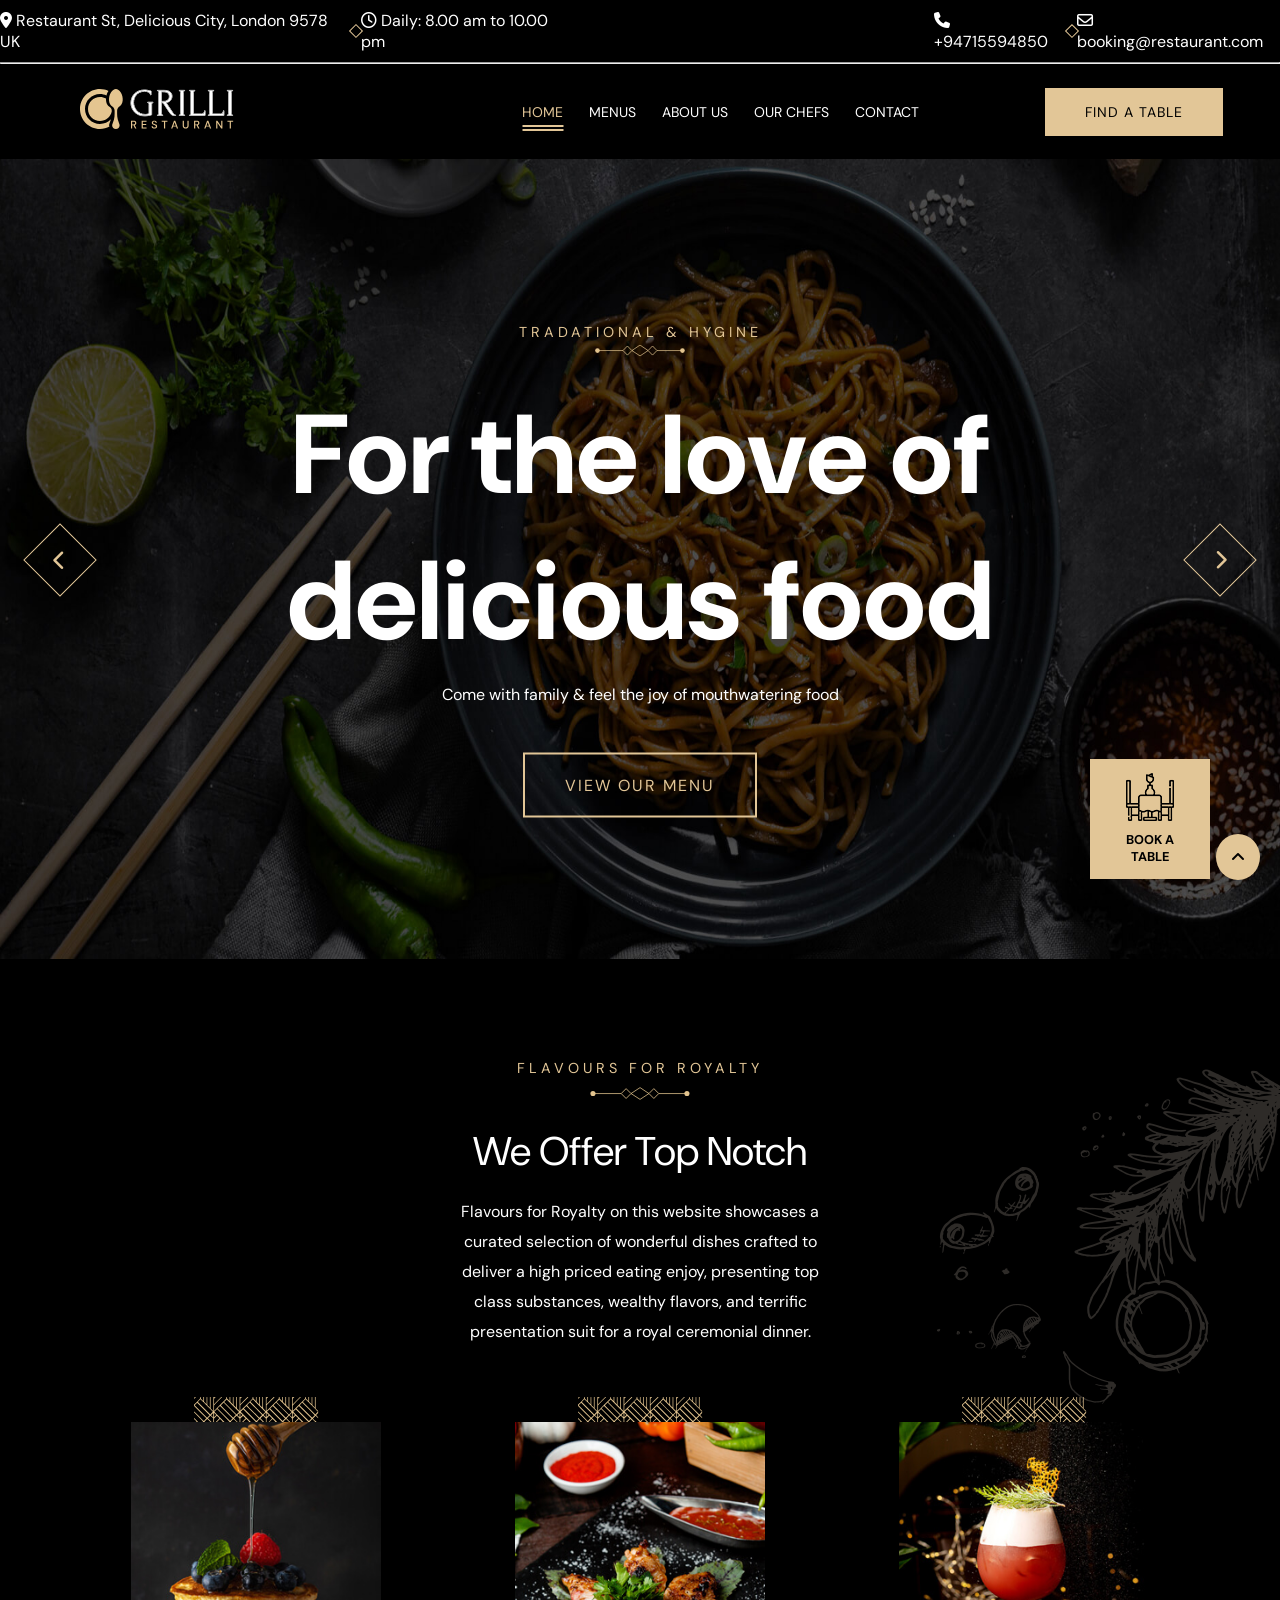
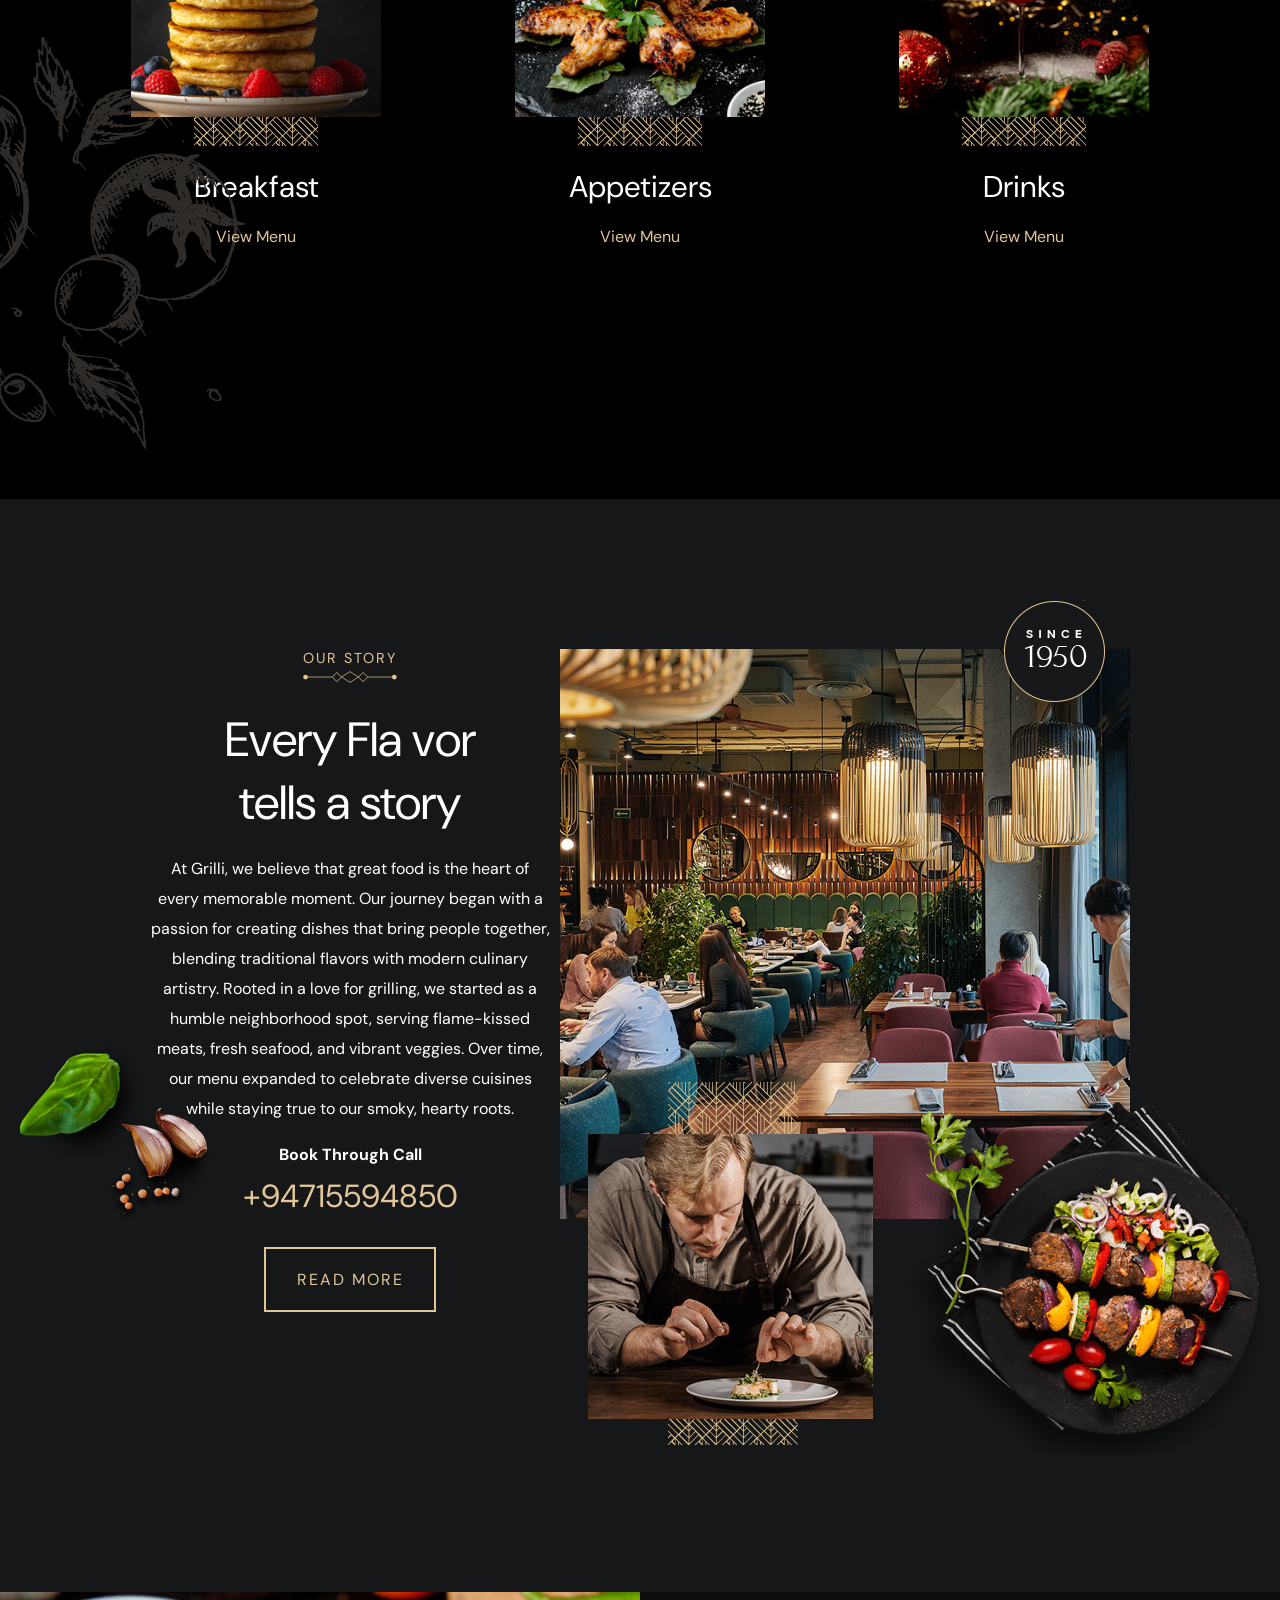
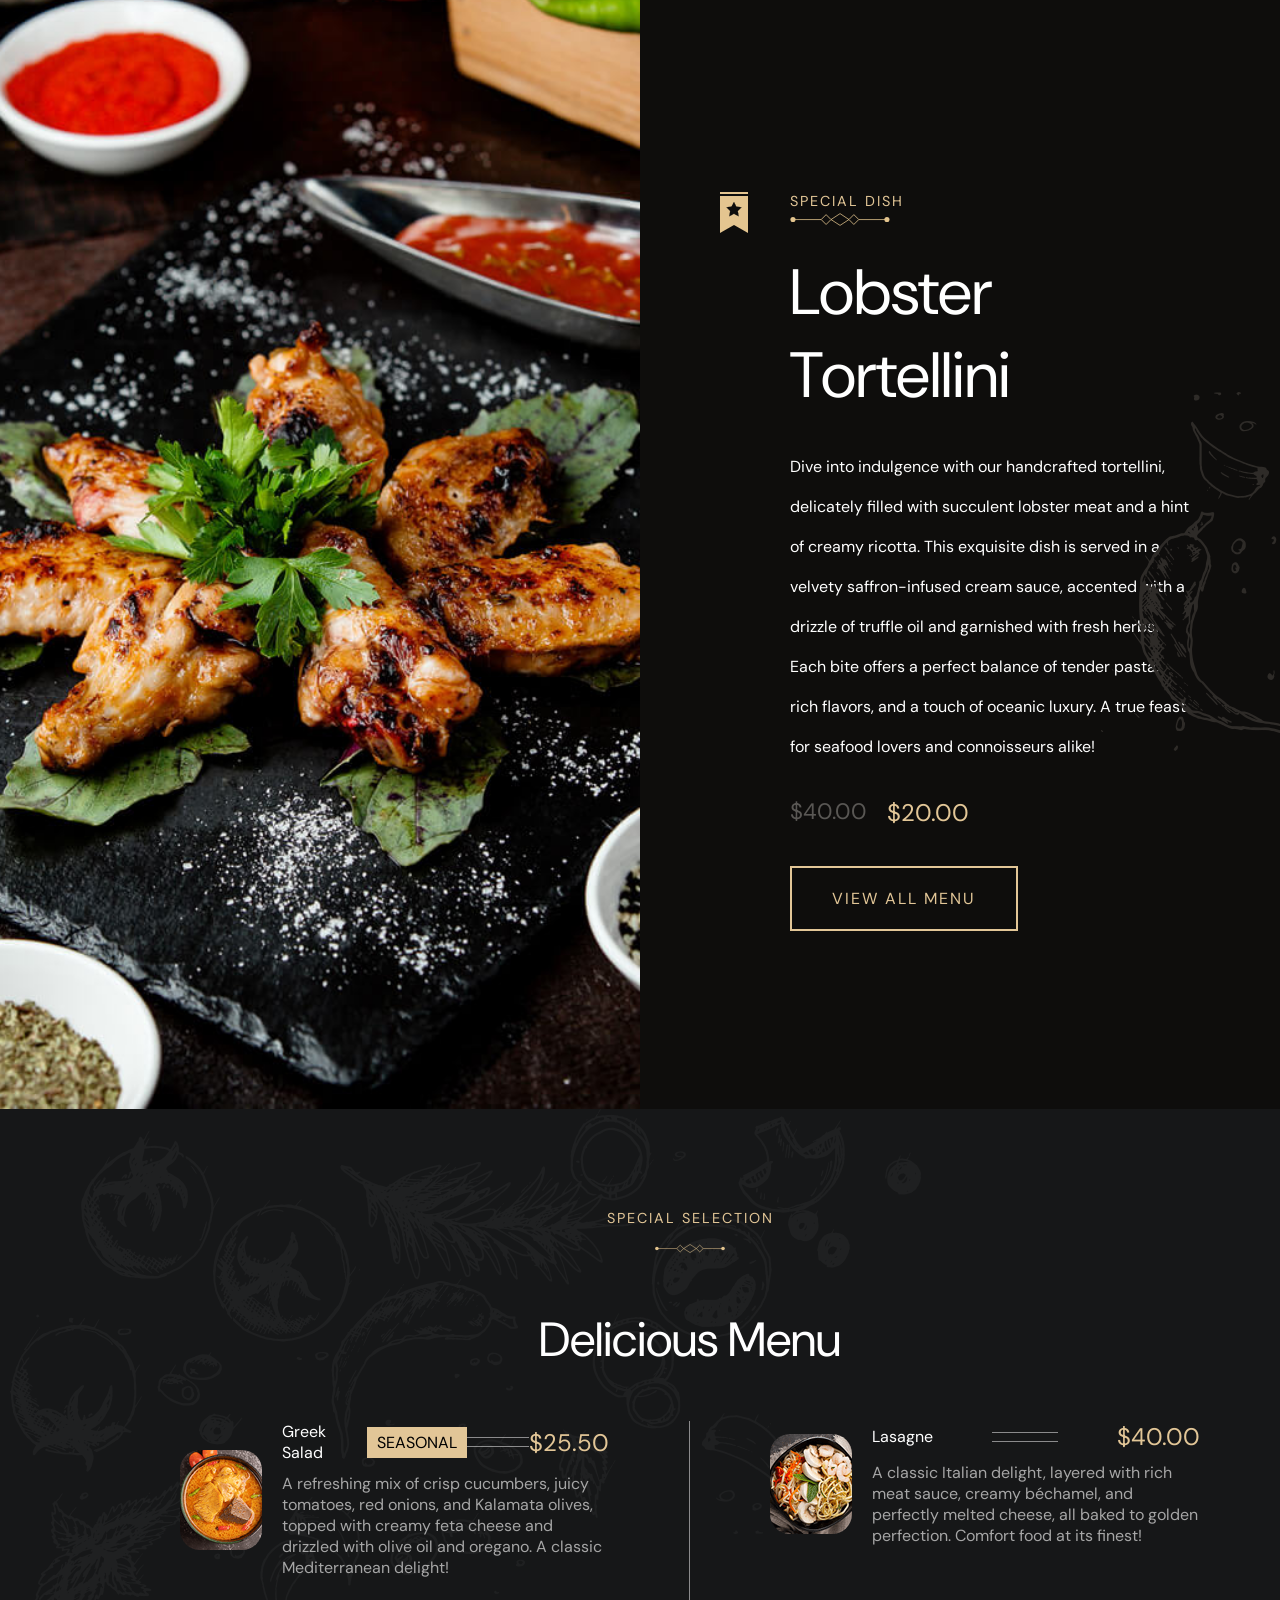
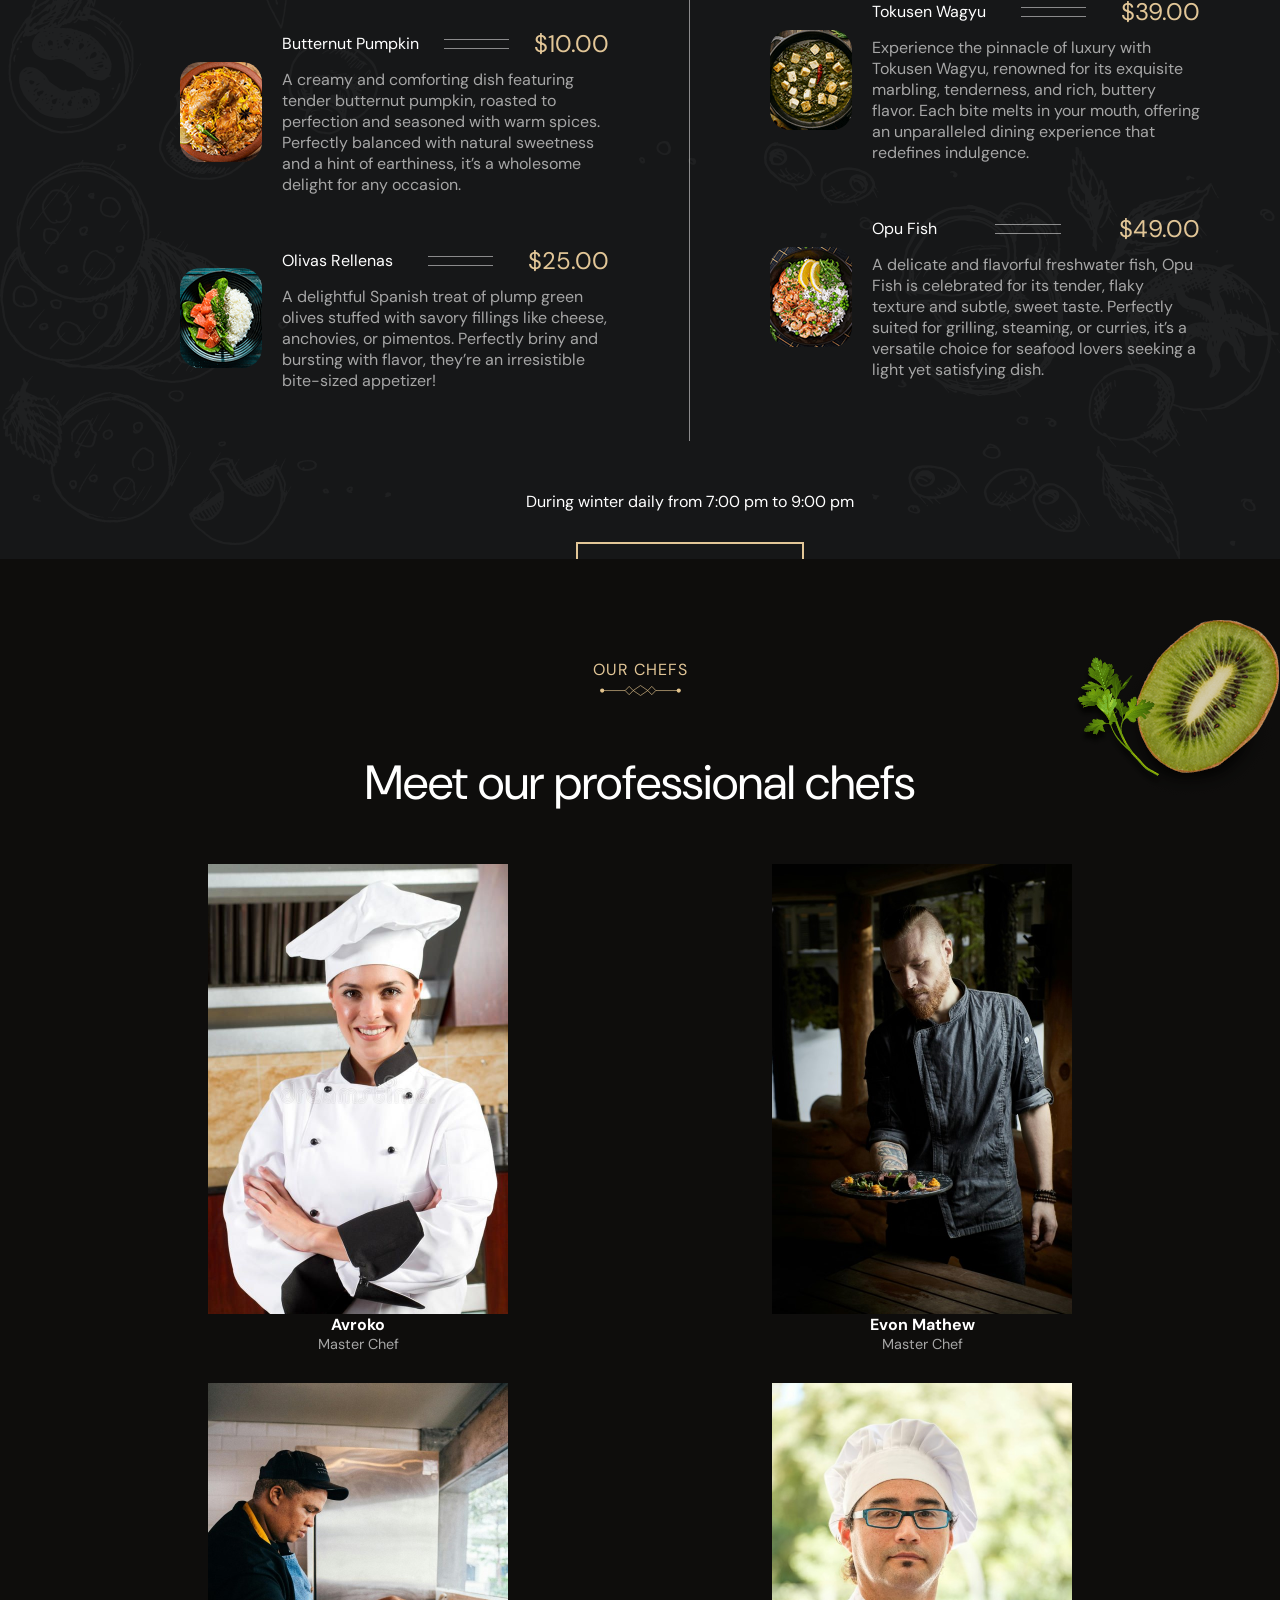
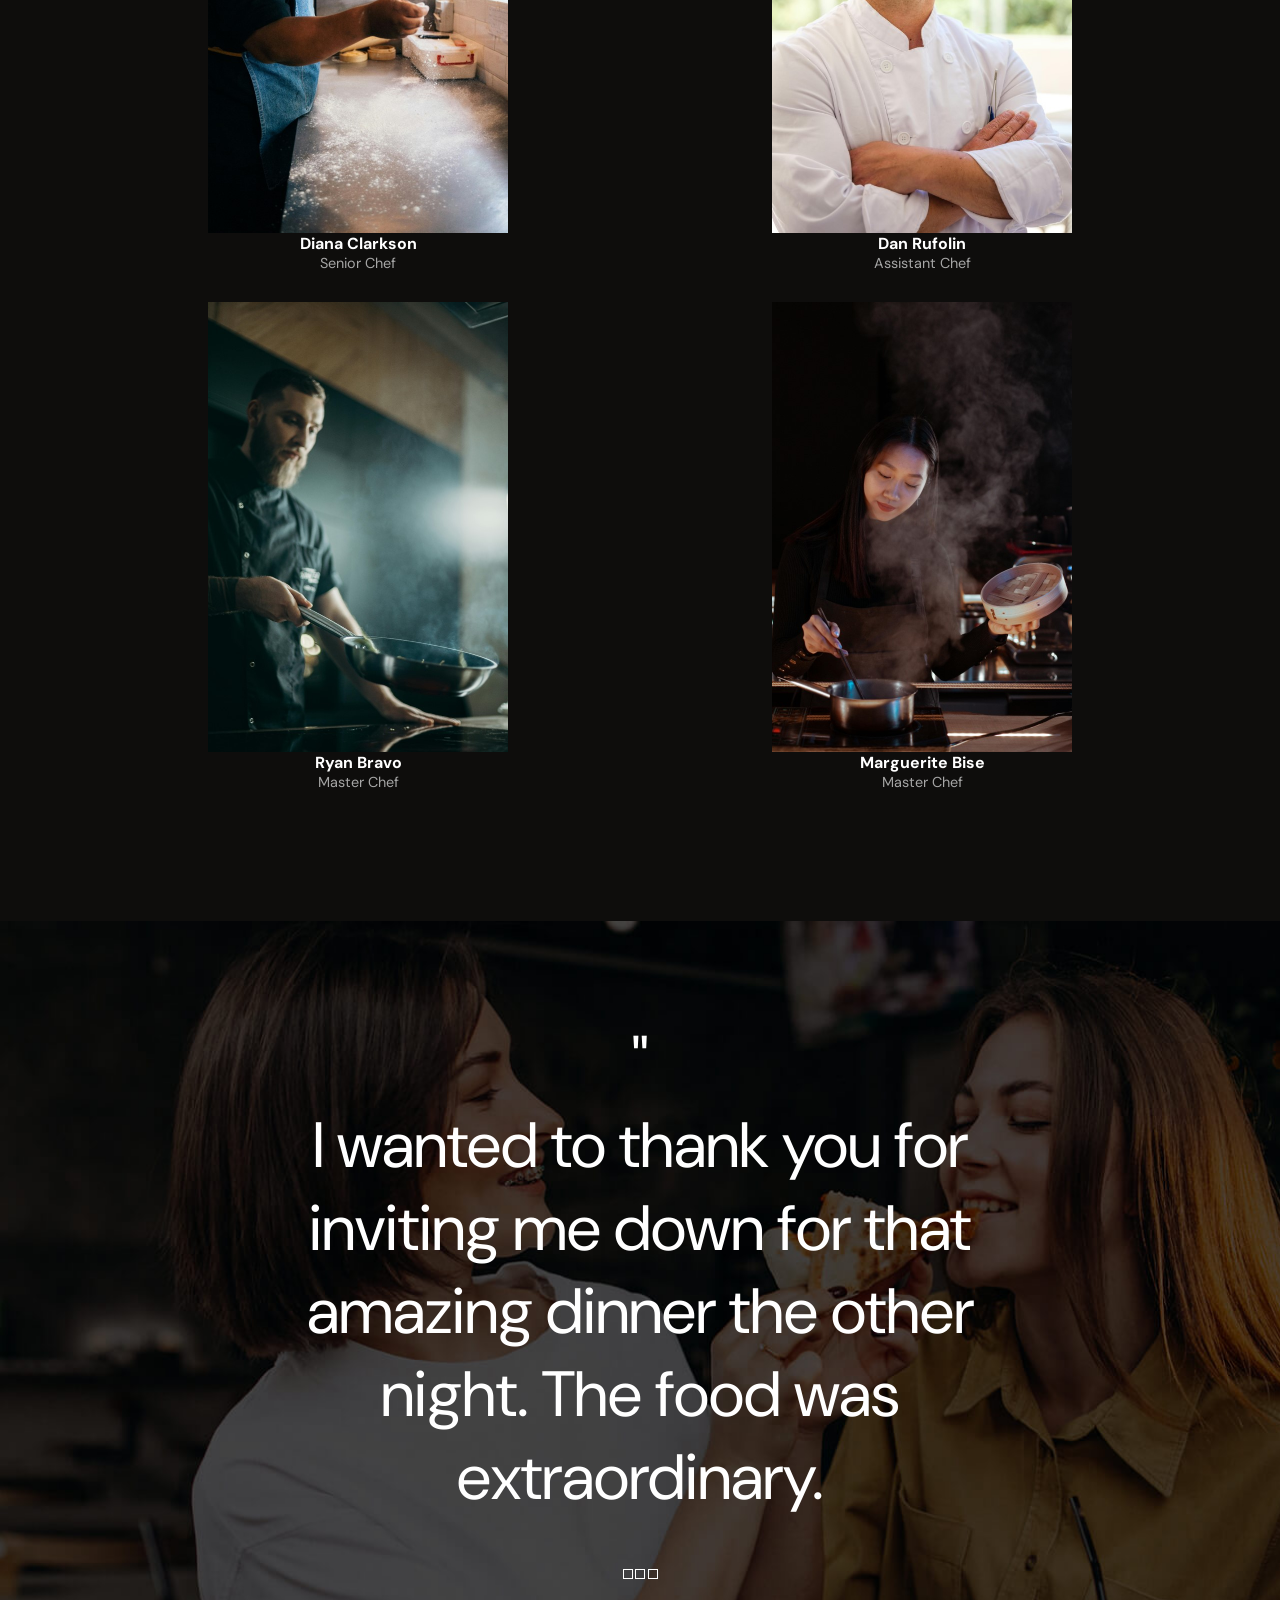
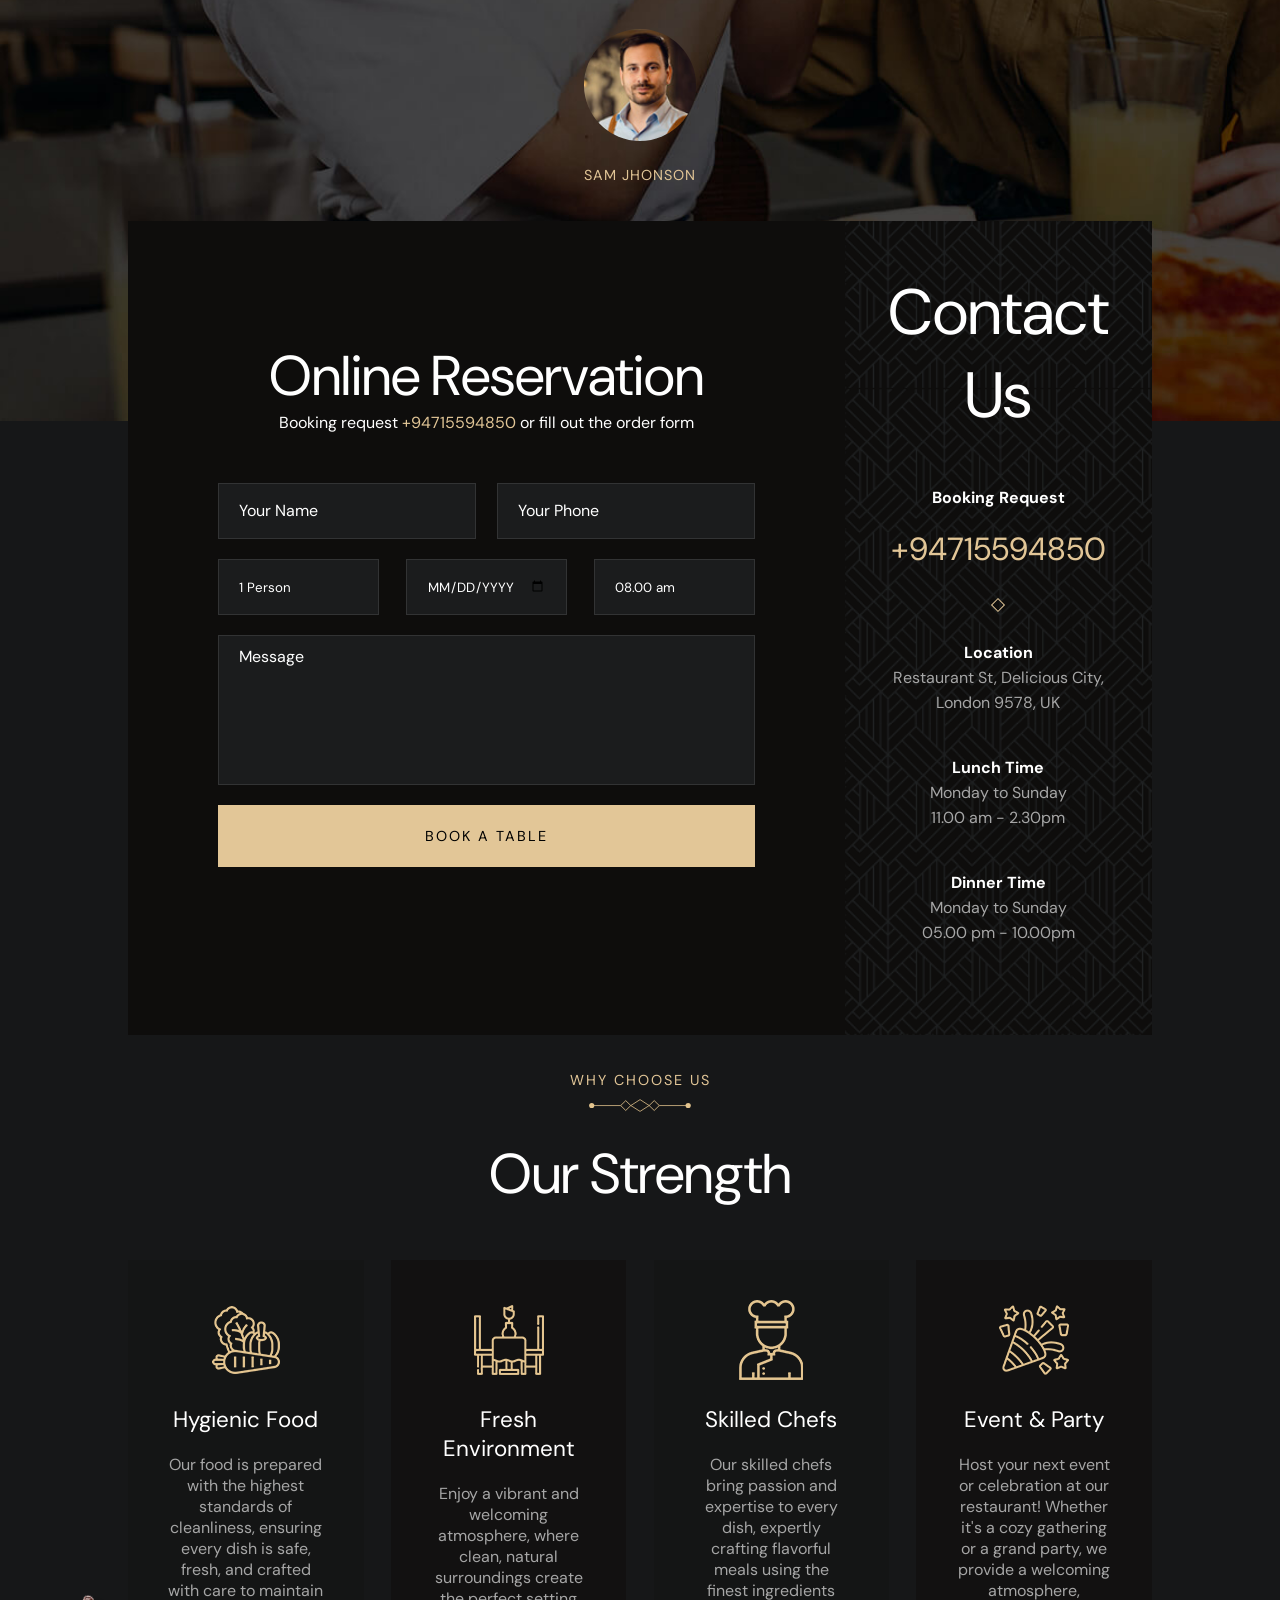
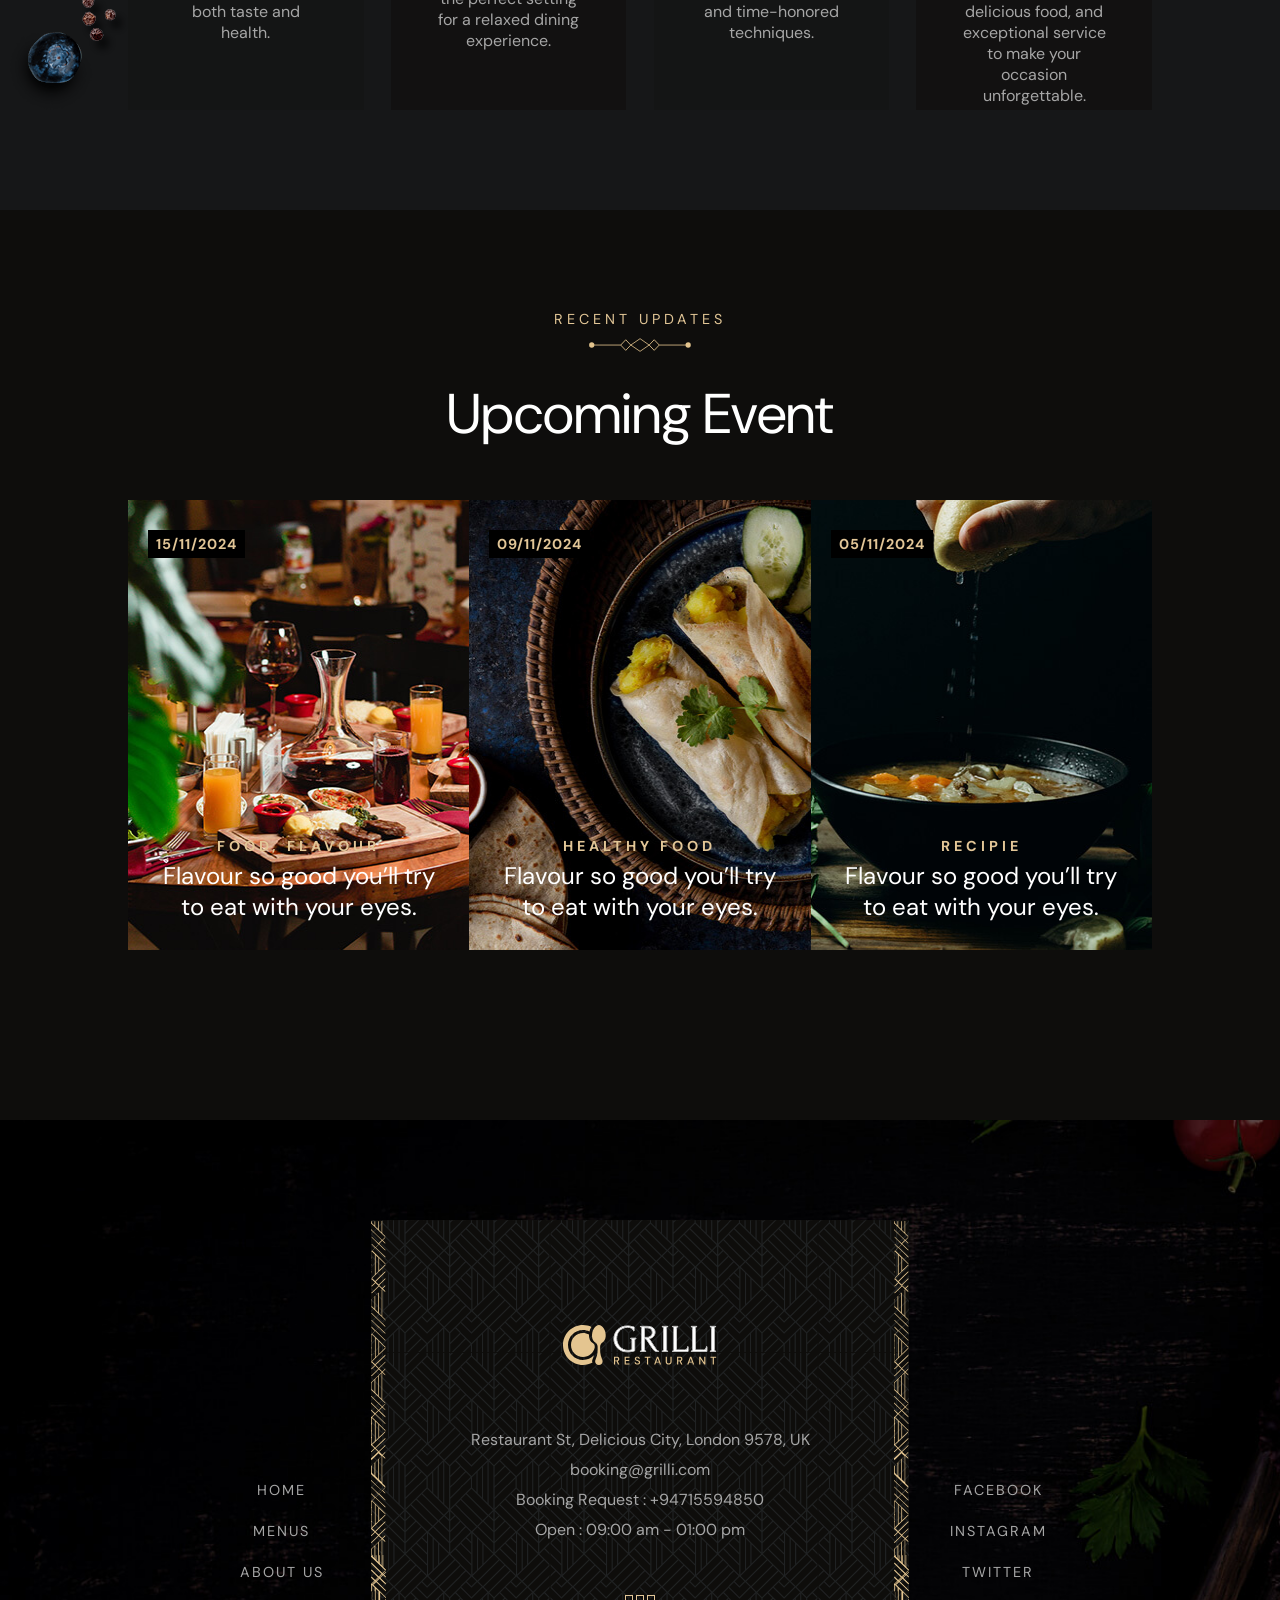
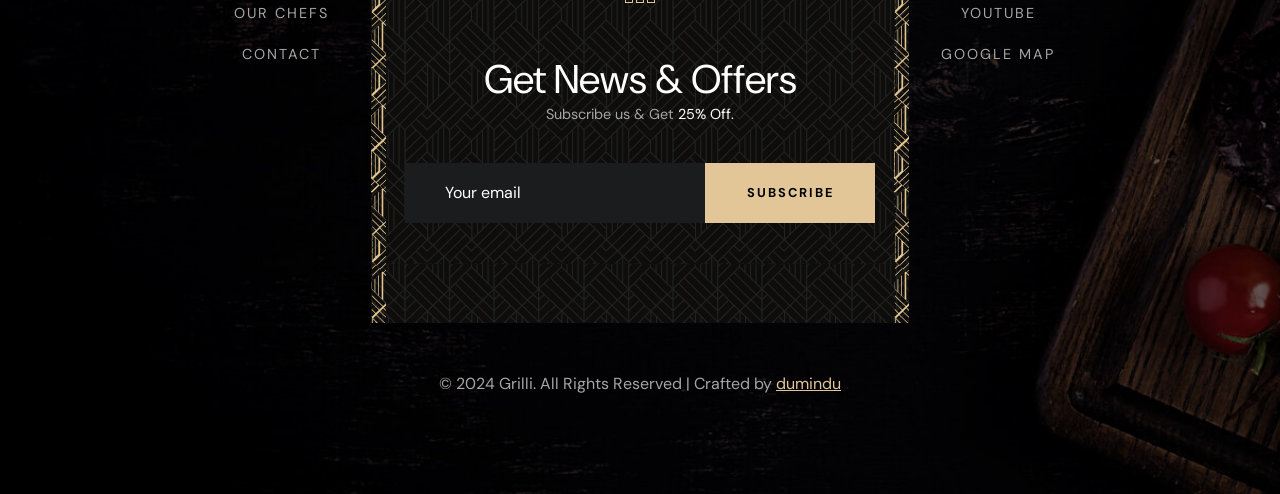
<file: index.html>
<!DOCTYPE html>
<html lang="en">

<head>
    <meta charset="UTF-8" />
    <meta name="viewport" content="width=device-width, initial-scale=1.0" />
    <title>Grilli - Amazing & Delicious Foods</title>
    <meta name="title" content="Grilli - Amazing & Delicious Foods" />
    <meta name="description" content="This is a restaurant html template made by dumindu" />
    <!-- Favicon -->
    <link rel="shortcut icon" href="./assets/images/favicon.svg" type="image/svg+xml" />

    <!-- Custom CSS Link -->
    <link rel="stylesheet" href="./assets/css/style.css" />
    <link rel="stylesheet" href="./assets/css/common.css">
    <link rel="stylesheet" href="https://cdnjs.cloudflare.com/ajax/libs/font-awesome/6.6.0/css/all.min.css"
        integrity="sha512-Kc323vGBEqzTmouAECnVceyQqyqdsSiqLQISBL29aUW4U/M7pSPA/gEUZQqv1cwx4OnYxTxve5UMg5GT6L4JJg=="
        crossorigin="anonymous" referrerpolicy="no-referrer" />

    <!-- Custom Font -->
    <link href="https://fonts.googleapis.com/css2?family=DM+Sans:wght@400;700&family=Forum&display=swap" rel="stylesheet">
</head>

<body>
    <!-- Top Section -->
    <div class="top-section" id="top">
        <div class="left-section">
            <div class="address">
                <i class="fa-solid fa-location-dot"></i>
                <span>Restaurant St, Delicious City, London 9578 UK</span>
            </div>

            <div class="square"></div>

            <div class="open-time">
                <i class="fa-regular fa-clock"></i>
                <span>Daily: 8.00 am to 10.00 pm</span>
            </div>
        </div>

        <div class="right-section">
            <a class="mobile" href="tel:+94715594850">
                <i class="fa-solid fa-phone"></i>
                <span>+94715594850</span>
            </a>

            <div class="square"></div>

            <a class="email" href="mailto:booking@restaurant.com">
                <i class="fa-regular fa-envelope"></i>
                <span>booking@restaurant.com</span>
            </a>
        </div>
    </div>

    <hr>

    <!-- Header Section -->
    <div class="header">
        <a class="image" href="./index.html">
            <img src="./assets/images/logo.svg" alt="logo">
        </a>

        <input type="checkbox" name="" id="menu-checkbox">
        <label for="menu-checkbox" class="menu-buttons">
            <i class="fa-solid fa-bars"></i>
        </label>

        <ul class="menu">
            <img src="./assets/images/logo.svg" alt="logo">
            <label for="menu-checkbox"><i class="fa-regular fa-circle-xmark"></i></label>
            <li class="active">
                <span class="seperator"></span>
                <a href="./index.html">HOME</a>
            </li>

            <li>
                <span class="seperator"></span>
                <a href="#delicious-menu">MENUS</a>
            </li>

            <li>
                <span class="seperator"></span>
                <a href="#our-story">ABOUT US</a>
            </li>

            <li>
                <span class="seperator"></span>
                <a href="#our-chefs">OUR CHEFS</a>
            </li>

            <li>
                <span class="seperator"></span>
                <a href="#online-reservation-section">CONTACT</a>
            </li>

            <div class="visit-us">
                <p class="title">Visit Us</p>
                <div class="desc">
                    <p>Restaurant St, Delicious City,<br> London 9578, UK</p>
                    <p>Open 9.30 am - 2.30 pm</p>
                    <p>booking@grilli.com</p>
                </div>
            </div>

            <div class="square"></div>

            <p class="book-title">Booking Request</p>
            <a href="tel: +94715594850" class="phone">+94715594850</a>
        </ul>

        <div class="table">
            <a href="./assets/other pages/table book.html" class="find-a-table">Find a table</a>
        </div>
    </div>

    <!-- Image Slider -->
    <div class="slider">
        <div class="slides">
            <!-- For One Slide -->
            <div class="slide curr">
                <img src="./assets/images/hero-slider-1.jpg" alt="" class="bg-image">
                <div class="slider-text">
                    <p class="title">Tradational & Hygine</p>
                    <img src="./assets/images/separator.svg" alt="" class="seperator">
                    <h1 class="main-text">For the love of<br>delicious food</h1>
                    <p class="sub-text">Come with family & feel the joy of mouthwatering food</p>
                    <a href="./assets/other pages/menu.html" class="slider-btn">View Our Menu</a>
                </div>
            </div>
    
            <div class="slide">
                <img src="./assets/images/hero-slider-2.jpg" alt="" class="bg-image">
                <div class="slider-text">
                    <p class="title">delightful experience</p>
                    <img src="./assets/images/separator.svg" alt="" class="seperator">
                    <h1 class="main-text">Flavors Inspired by<br>the Seasons</h1>
                    <p class="sub-text">Come with family & feel the joy of mouthwatering food</p>
                    <a href="./assets/other pages/menu.html" class="slider-btn">View Our Menu</a>
                </div>
            </div>
    
            <div class="slide">
                <img src="./assets/images/hero-slider-3.jpg" alt="" class="bg-image">
                <div class="slider-text">
                    <p class="title">amazing & delicious</p>
                    <img src="./assets/images/separator.svg" alt="" class="seperator">
                    <h1 class="main-text">Where every flavor<br>tells a story</h1>
                    <p class="sub-text">Come with family & feel the joy of mouthwatering food</p>
                    <a href="./assets/other pages/menu.html" class="slider-btn">View Our Menu</a>
                </div>
            </div>
        </div>

        <!-- Arrow Navigation -->
        <a href="" class="arrow left"><i class="fa-solid fa-chevron-up fa-2xs"></i></a>
        <a href="" class="arrow right"><i class="fa-solid fa-chevron-up fa-2xs"></i></a>

        <!-- Book a table -->
        <a href="#online-reservation-section" class="book-table">
            <img src="./assets/images/hero-icon.png" alt="">
            <p>Book A<br>Table</p>
            <div class="box"></div>
        </a>
    </div>

    <!-- Flavours for royalty -->
    <div class="flavours">
        <!-- Background Images -->
        <div class="bg-images">
            <img src="./assets/images/shape-1.png" alt="shape1">
            <img src="./assets/images/shape-2.png" alt="shape2">
        </div>

        <div class="title">
            <p class="topic">Flavours for royalty</p>
            <img src="./assets/images/separator.svg" alt="seperator">
            <p class="sub-topic">We Offer Top Notch</p>
            <p class="desc">
                Flavours for Royalty on this website showcases a curated selection of wonderful dishes crafted to deliver a high priced eating enjoy, presenting top class substances, wealthy flavors, and terrific presentation suit for a royal ceremonial dinner.
            </p>
        </div>

        <div class="offer-section">
            <div class="offers">
                <div class="image">
                    <img src="./assets/images/img-pattern.svg" alt="img-pattern">
                    <div class="service-image">
                        <img src="./assets/images/service-1.jpg" alt="service-1">
                    </div>
                </div>

                <div class="text">
                    <p>Breakfast</p>
                    <a href="./assets/other pages/menu.html#breakfast">View Menu</a>
                </div>
            </div>

            <div class="offers">
                <div class="image">
                    <img src="./assets/images/img-pattern.svg" alt="img-pattern">
                    <div class="service-image">
                        <img src="./assets/images/service-2.jpg" alt="service-2">
                    </div>
                </div>

                <div class="text">
                    <p>Appetizers</p>
                    <a href="./assets/other pages/menu.html#appetizers">View Menu</a>
                </div>
            </div>

            <div class="offers">
                <div class="image">
                    <img src="./assets/images/img-pattern.svg" alt="img-pattern">
                    <div class="service-image">
                        <img src="./assets/images/service-3.jpg" alt="service-3">
                    </div>
                </div>

                <div class="text">
                    <p>Drinks</p>
                    <a href="./assets/other pages/menu.html#drinks">View Menu</a>
                </div>
            </div>
        </div>
    </div>

    <!-- Our Story Section -->
    <div class="our-story" id="our-story">
        <div class="sec1">
            <div class="main-title">
                <p>our story</p>
                <img src="./assets/images/separator.svg" alt="seperator" class="seperator">
            </div>

            <p class="sub-title">Every Fla vor<br>
                tells a story
            </p>

            <p class="description">
                At Grilli, we believe that great food is the heart of every memorable moment. Our journey began with a passion for creating dishes that bring people together, blending traditional flavors with modern culinary artistry. Rooted in a love for grilling, we started as a humble neighborhood spot, serving flame-kissed meats, fresh seafood, and vibrant veggies. Over time, our menu expanded to celebrate diverse cuisines while staying true to our smoky, hearty roots.
            </p>

            <div class="table-book">
                <p class="title">Book Through Call</p>
                <a href="tel:+94715594850" class="phone">+94715594850</a>
                <a href="./assets/other pages/our story.html" class="read-more">Read More</a>
            </div>

            <img src="./assets/images/shape-3.png" alt="Shape 3" class="shape-3">
        </div>

        <div class="sec2">
            <img src="./assets/images/about-banner.jpg" alt="about-banner" class="main-image">
            <img src="./assets/images/badge-2.png" alt="badge-2" class="badge-2">
            <img src="./assets/images/about-abs-image.jpg" alt="about-abs-image" class="sub-image">
            <img src="./assets/images/img-pattern.svg" alt="img-pattern" class="img-pattern">
        </div>
    </div>

    <!-- Special Dish -->
    <div class="special-dish">
        <div class="sec1">
            <img src="./assets/images/special-dish-banner.jpg" alt="Special Dish Banner">
        </div>

        <div class="sec2">
            <p class="title">Special Dish</p>
            <img src="./assets/images/separator.svg" alt="" class="separator">
            <img src="./assets/images/badge-1.png" alt="" class="badge-1">
            <p class="food">Lobster<br>Tortellini</p>

            <p class="desc">
                Dive into indulgence with our handcrafted tortellini, delicately filled with succulent lobster meat and a hint of creamy ricotta. This exquisite dish is served in a velvety saffron-infused cream sauce, accented with a drizzle of truffle oil and garnished with fresh herbs. Each bite offers a perfect balance of tender pasta, rich flavors, and a touch of oceanic luxury. A true feast for seafood lovers and connoisseurs alike!
            </p>

            <div class="price">
                <p class="old-price">$40.00</p>
                <p class="new-price">$20.00</p>
            </div>

            <a href="./assets/other pages/menu.html" class="view-all">View All Menu</a>
            <img src="./assets/images/shape-4.png" alt="" class="shape-4">
        </div>
    </div>

    <!-- Shape 9 Image -->
    <img src="./assets/images/shape-9.png" alt="shape-9" class="shape-9">

    <!-- Delicious Menu -->
    <div class="delicious-menu" id="delicious-menu">
        <div class="bg-images">
            <img src="./assets/images/shape-5.png" alt="Shape 5" class="shape-5">
            <img src="./assets/images/shape-6.png" alt="Shape 6" class="shape-6">
        </div>

        <div class="upper">
            <div class="title">
                <p class="topic">Special Selection</p>
                <img src="./assets/images/separator.svg" alt="separator" class="separator">
                <p class="sub-topic">Delicious Menu</p>
            </div>

            <div class="foods">
                <div class="part">
                    <div class="food">
                        <div class="image">
                            <img src="./assets/images/menu-1.png" alt="Menu 1">
                        </div>

                        <div class="desc">
                            <div class="top-section">
                                <p>Greek Salad</p>
                                <p class="special">Seasonal</p>
                                <div class="double-border"></div>
                                <p class="price">$25.50</p>
                            </div>

                            <div class="bottom-section">
                                <p>A refreshing mix of crisp cucumbers, juicy tomatoes, red onions, and Kalamata olives, topped with creamy feta cheese and drizzled with olive oil and oregano. A classic Mediterranean delight!</p>
                            </div>
                        </div>
                    </div>

                    <div class="food">
                        <div class="image">
                            <img src="./assets/images/menu-3.png" alt="Menu 1">
                        </div>

                        <div class="desc">
                            <div class="top-section">
                                <p>Butternut Pumpkin</p>
                                <div class="double-border"></div>
                                <div class="price">$10.00</div>
                            </div>

                            <div class="bottom-section">
                                <p>A creamy and comforting dish featuring tender butternut pumpkin, roasted to perfection and seasoned with warm spices. Perfectly balanced with natural sweetness and a hint of earthiness, it’s a wholesome delight for any occasion.</p>
                            </div>
                        </div>
                    </div>

                    <div class="food">
                        <div class="image">
                            <img src="./assets/images/menu-5.png" alt="Menu 1">
                        </div>

                        <div class="desc">
                            <div class="top-section">
                                <p>Olivas Rellenas</p>
                                <div class="double-border"></div>
                                <div class="price">$25.00</div>
                            </div>

                            <div class="bottom-section">
                                <p>A delightful Spanish treat of plump green olives stuffed with savory fillings like cheese, anchovies, or pimentos. Perfectly briny and bursting with flavor, they’re an irresistible bite-sized appetizer!</p>
                            </div>
                        </div>
                    </div>
                </div>

                <div class="part">
                    <div class="food">
                        <div class="image">
                            <img src="./assets/images/menu-2.png" alt="Menu 1">
                        </div>

                        <div class="desc">
                            <div class="top-section">
                                <p>Lasagne</p>
                                <div class="double-border"></div>
                                <div class="price">$40.00</div>
                            </div>

                            <div class="bottom-section">
                                <p>A classic Italian delight, layered with rich meat sauce, creamy béchamel, and perfectly melted cheese, all baked to golden perfection. Comfort food at its finest!</p>
                            </div>
                        </div>
                    </div>

                    <div class="food">
                        <div class="image">
                            <img src="./assets/images/menu-4.png" alt="Menu 1">
                        </div>

                        <div class="desc">
                            <div class="top-section">
                                <p>Tokusen Wagyu</p>
                                <div class="double-border"></div>
                                <div class="price">$39.00</div>
                            </div>

                            <div class="bottom-section">
                                <p>Experience the pinnacle of luxury with Tokusen Wagyu, renowned for its exquisite marbling, tenderness, and rich, buttery flavor. Each bite melts in your mouth, offering an unparalleled dining experience that redefines indulgence.</p>
                            </div>
                        </div>
                    </div>

                    <div class="food">
                        <div class="image">
                            <img src="./assets/images/menu-6.png" alt="Menu 1">
                        </div>

                        <div class="desc">
                            <div class="top-section">
                                <p>Opu Fish</p>
                                <div class="double-border"></div>
                                <div class="price">$49.00</div>
                            </div>

                            <div class="bottom-section">
                                <p>A delicate and flavorful freshwater fish, Opu Fish is celebrated for its tender, flaky texture and subtle, sweet taste. Perfectly suited for grilling, steaming, or curries, it’s a versatile choice for seafood lovers seeking a light yet satisfying dish.</p>
                            </div>
                        </div>
                    </div>
                </div>
            </div>

            <div class="view-all">
                <p>During winter daily from <span>7:00 pm</span> to <span>9:00 pm</span></p>
                <a href="./assets/other pages/menu.html" class="btn">View All Menu</a>
            </div>
        </div>
    </div>

    <!-- Our Chefs -->
    <div class="our-chefs" id="our-chefs">
        <div class="title">
            <p class="topic">Our Chefs</p>
            <img src="./assets/images/separator.svg" alt="separator" class="separator">
        </div>

        <p class="sub-title">Meet our professional chefs</p>
        <div class="chefs">
            <div class="chef">
                <div class="image">
                    <img src="./assets/images/chef image 1.jpg" alt="chef image 1">
                </div>
                <p class="name">Avroko</p>
                <p class="position">Master Chef</p>
                <a href="./assets/other pages/chefs/Avroko.html" class="btn">View Profile</a>
            </div>

            <div class="chef">
                <div class="image">
                    <img src="./assets/images/chef image 2.jpg" alt="chef image 1">
                </div>
                <p class="name">Evon Mathew</p>
                <p class="position">Master Chef</p>
                <a href="./assets/other pages/chefs/Evon Mathew.html" class="btn">View Profile</a>
            </div>

            <div class="chef">
                <div class="image">
                    <img src="./assets/images/chef image 3.jpg" alt="chef image 1">
                </div>
                <p class="name">Diana Clarkson</p>
                <p class="position">Senior Chef</p>
                <a href="./assets/other pages/chefs/Diana Clarkson.html" class="btn">View Profile</a>
            </div>

            <div class="chef">
                <div class="image">
                    <img src="./assets/images/chef image 4.jpg" alt="chef image 1">
                </div>
                <p class="name">Dan Rufolin</p>
                <p class="position">Assistant Chef</p>
                <a href="./assets/other pages/chefs/Dan Rufolin.html" class="btn">View Profile</a>
            </div>

            <div class="chef">
                <div class="image">
                    <img src="./assets/images/chef image 5.jpg" alt="chef image 1">
                </div>
                <p class="name">Ryan Bravo</p>
                <p class="position">Master Chef</p>
                <a href="./assets/other pages/chefs/Ryan Bravo.html" class="btn">View Profile</a>
            </div>

            <div class="chef">
                <div class="image">
                    <img src="./assets/images/chef image 6.jpg" alt="chef image 1">
                </div>
                <p class="name">Marguerite Bise</p>
                <p class="position">Master Chef</p>
                <a href="./assets/other pages/chefs/Marguerite Bise.html" class="btn">View Profile</a>
            </div>
        </div>
    </div>

    <!-- Review Section -->
    <div class="review-section">
        <div class="main-part">
            <div class="review">
                <p>
                    I wanted to thank you for inviting me down for that amazing dinner the other night. The food was
                    extraordinary.
                </p>
            </div>

            <div class="squares">
                <div class="square"></div>
                <div class="square"></div>
                <div class="square"></div>
            </div>

            <div class="reviewer">
                <img src="./assets/images/testi-avatar.jpg" alt="testi-avatar">
                <p>Sam Jhonson</p>
            </div>
        </div>

        <!-- Online Reservation Section -->
        <div class="online-reservation-section" id="online-reservation-section">
            <div class="left-section">
                <p class="title">Online Reservation</p>
                <p class="sub-title">Booking request <a href="tel:+94715594850" class="mobile">+94715594850</a> or fill
                    out the order form</p>
                <form action="">
                    <div class="part-1">
                        <input type="text" placeholder="Your Name">
                        <input type="text" placeholder="Your Phone">
                    </div>

                    <div class="part-2">
                        <select name="" id="">
                            <option value="1">1 Person</option>
                            <option value="2">2 Person</option>
                            <option value="3">3 Person</option>
                            <option value="4">4 Person</option>
                            <option value="5">5 Person</option>
                            <option value="6">6 Person</option>
                            <option value="7">7 Person</option>
                        </select>

                        <input type="date" name="" id="">

                        <select name="" id="">
                            <option value="08.00 am">08.00 am</option>
                            <option value="09.00 am">09.00 am</option>
                            <option value="10.00 am">10.00 am</option>
                            <option value="11.00 am">11.00 am</option>
                            <option value="12.00 am">12.00 am</option>
                            <option value="01.00 pm">01.00 pm</option>
                            <option value="02.00 pm">02.00 pm</option>
                            <option value="03.00 pm">03.00 pm</option>
                            <option value="04.00 pm">04.00 pm</option>
                            <option value="05.00 pm">05.00 pm</option>
                            <option value="06.00 pm">06.00 pm</option>
                            <option value="07.00 pm">07.00 pm</option>
                            <option value="08.00 pm">08.00 pm</option>
                            <option value="09.00 pm">09.00 pm</option>
                            <option value="10.00 pm">10.00 pm</option>
                        </select>
                    </div>

                    <div class="part-3">
                        <textarea name="message" id="" placeholder="Message"></textarea>
                    </div>

                    <a href="" class="btn">Book a table</a>
                </form>
            </div>

            <div class="right-section">
                <p class="title">Contact Us</p>
                <div class="booking-request">
                    <p class="sub-title">Booking Request</p>
                    <a href="tel:+94715594850" class="mobile">+94715594850</a>
                </div>

                <div class="square"></div>
                <div class="location-lunch-dinner">
                    <div class="location">
                        <p class="bold-text">Location</p>
                        <p class="gray-text">
                            Restaurant St, Delicious City, London 9578, UK
                        </p>
                    </div>

                    <div class="lunch">
                        <p class="bold-text">Lunch Time</p>
                        <p class="gray-text">
                            Monday to Sunday<br>11.00 am - 2.30pm
                        </p>
                    </div>

                    <div class="dinner">
                        <p class="bold-text">Dinner Time</p>
                        <p class="gray-text">
                            Monday to Sunday<br>05.00 pm - 10.00pm
                        </p>
                    </div>
                </div>
            </div>
        </div>
    </div>

    <!-- Shape 7 Image -->
    <img src="./assets/images/shape-7.png" alt="Shape 7" class="shape-7">

    <!-- Our Strength Section -->
    <div class="our-strength">
        <div class="container">
            <p class="title">Why Choose Us</p>
            <img src="./assets/images/separator.svg" alt="separator" class="separator">
            <p class="sub-title">Our Strength</p>
            <div class="strengths">
                <div class="strength">
                    <img src="./assets/images/features-icon-1.png" alt="features icon 1">
                    <p class="strength-title">Hygienic Food</p>
                    <p class="strength-desc">Our food is prepared with the highest standards of cleanliness, ensuring every dish is safe, fresh, and crafted with care to maintain both taste and health.</p>
                </div>

                <div class="strength">
                    <img src="./assets/images/features-icon-2.png" alt="features icon 1">
                    <p class="strength-title">Fresh Environment</p>
                    <p class="strength-desc">Enjoy a vibrant and welcoming atmosphere, where clean, natural surroundings create the perfect setting for a relaxed dining experience.</p>
                </div>

                <div class="strength">
                    <img src="./assets/images/features-icon-3.png" alt="features icon 1">
                    <p class="strength-title">Skilled Chefs</p>
                    <p class="strength-desc">Our skilled chefs bring passion and expertise to every dish, expertly crafting flavorful meals using the finest ingredients and time-honored techniques.</p>
                </div>

                <div class="strength">
                    <img src="./assets/images/features-icon-4.png" alt="features icon 1">
                    <p class="strength-title">Event & Party</p>
                    <p class="strength-desc">Host your next event or celebration at our restaurant! Whether it's a cozy gathering or a grand party, we provide a welcoming atmosphere, delicious food, and exceptional service to make your occasion unforgettable.</p>
                </div>
            </div>

            <img src="./assets/images/shape-8.png" alt="shape 8" class="shape-8">
        </div>
    </div>

    <!-- Recent Updates -->
    <div class="recent-updates">
        <div class="container">
            <p class="title">Recent Updates</p>
            <img src="./assets/images/separator.svg" alt="separator" class="separator">
            <p class="sub-title">Upcoming Event</p>
            <div class="events">
                <div class="event">
                    <img src="./assets/images/event-1.jpg" alt="event 1">
                    <p class="date">15/11/2024</p>
                    <p class="title">Food, Flavour</p>
                    <p class="desc">Flavour so good you’ll try to eat with your eyes.</p>
                </div>

                <div class="event">
                    <img src="./assets/images/event-2.jpg" alt="event 1">
                    <p class="date">09/11/2024</p>
                    <p class="title">Healthy Food</p>
                    <p class="desc">Flavour so good you’ll try to eat with your eyes.</p>
                </div>

                <div class="event">
                    <img src="./assets/images/event-3.jpg" alt="event 1">
                    <p class="date">05/11/2024</p>
                    <p class="title">Recipie</p>
                    <p class="desc">Flavour so good you’ll try to eat with your eyes.</p>
                </div>
            </div>
        </div>
    </div>

    <!-- Footer -->
    <div class="footer">
        <div class="sec1">
            <div class="menu">
                <ul>
                    <li><a href="./index.html">Home</a></li>
                    <li><a href="#delicious-menu">Menus</a></li>
                    <li><a href="#our-story">About Us</a></li>
                    <li><a href="#our-chefs">Our Chefs</a></li>
                    <li><a href="#online-reservation-section">Contact</a></li>
                </ul>
            </div>

            <div class="subscribe-section">
                <img src="./assets/images/logo.svg" alt="">
                <div class="contact">
                    <p>Restaurant St, Delicious City, London 9578, UK</p>
                    <a href="mailto:booking@grilli.com">booking@grilli.com</a>
                    <a href="tel:+94715594850">Booking Request : +94715594850</a>
                    <p>Open : 09:00 am - 01:00 pm</p>
                </div>

                <div class="squares">
                    <div class="square"></div>
                    <div class="square"></div>
                    <div class="square"></div>
                </div>

                <div class="subscribe-us">
                    <p class="title">Get News & Offers</p>
                    <p class="desc">Subscribe us & Get <span>25% Off.</span></p>
                    <form action="">
                        <input type="text" placeholder="Your email">
                        <button type="submit">Subscribe</button>
                    </form>
                </div>
            </div>

            <div class="menu">
                <ul>
                    <li><a href="">Facebook</a></li>
                    <li><a href="">Instagram</a></li>
                    <li><a href="">Twitter</a></li>
                    <li><a href="">Youtube</a></li>
                    <li><a href="">Google Map</a></li>
                </ul>
            </div>
        </div>

        <div class="sec2">
            <p>&copy; 2024 Grilli. All Rights Reserved | Crafted by <a href="https://github.com/dumindu2041329" target="_blank">dumindu</a></p>
        </div>
    </div>

    <!-- Go to top -->
    <a class="go-to-top" href="#top">
        <i class="fa-solid fa-angle-up"></i>
    </a>

    <!-- External JS -->
    <script src="./assets/js/script.js"></script>
</body>

</html>
</file>
<file: assets/css/style.css>
/* Image Slider */
.slider {
    width: 100%;
    height: 800px;
    position: relative;
    margin-bottom: 100px;
}

.slider .slides {
    position: relative;
    width: 100%;
    height: 100%;
    display: flex;
    overflow: hidden;
}

.slider .slides .slide {
    position: absolute;
    width: 100%;
    height: 100%;
    opacity: 0;
    display: flex;
    transition: all 0.5s ease-in;
}

.slider .slides .slide img {
    width: 100%;
    height: 100%;
    background-size: cover;
}

.slider .slides .slide .bg-image {
    width: 100%;
    height: 100%;
    animation: zoom-in 5s ease-in infinite;
}

@keyframes zoom-in {
    from {
        transform: scale(1);
    }

    to {
        transform: scale(1.3);
    }
}

.slider .slides .curr {
    opacity: 1;
}

.slider .slide .slider-text {
    text-align: center;
    position: absolute;
    top: 50%;
    left: 50%;
    transform: translate(-50%, -50%);
    width: 70%;
}

.slider .slide .slider-text .title {
    text-transform: uppercase;
    color: #e2c697;
    font-size: 0.9rem;
    letter-spacing: 4px;
}

.slider .slide .slider-text .seperator {
    width: 10%;
}

.slider .slide .slider-text .main-text {
    font-size: 7rem;
    margin-top: 20px;
}

.slider .slide .slider-text .sub-text {
    margin-top: 10px;
    margin-bottom: 70px;
}

.slider .slide .slider-text .slider-btn {
    text-decoration: none;
    color: #e2c697;
    letter-spacing: 2px;
    border: 2px #e2c697 solid;
    padding: 20px 40px;
    text-transform: uppercase;
    position: relative;
}

.slider .slide .slider-text .slider-btn:hover {
    color: #000;
}

.slider .slide .slider-text .slider-btn::after {
    position: absolute;
    content: 'View Our Menu';
    width: 100%;
    height: 0;
    background-color: #e2c697;
    color: #000;
    left: 0;
    top: 0;
    border-bottom-left-radius: 50%;
    border-bottom-right-radius: 50%;
    transition: all 0.3s ease-in;
    opacity: 0;
    display: flex;
    justify-content: center;
    align-items: center;
}

.slider .slide .slider-text .slider-btn:hover::after {
    height: 100%;
    border-bottom-left-radius: 0;
    border-bottom-right-radius: 0;
    opacity: 1;
    border: 1px #fff solid;
}

/* Arrow Navigation */
.slider .arrow {
    position: absolute;
    top: 50%;
    transform: translateY(-50%);
    color: #e2c697;
    text-decoration: none;
    font-size: 2rem;
    display: flex;
    justify-content: center;
    align-items: center;
}

.slider .arrow::before {
    position: absolute;
    content: '';
    width: 50px;
    height: 50px;
    border: 1px #e2c697 solid;
    transform: rotate(45deg);
}

.slider .left {
    left: 50px;
    transform: rotate(-90deg);
}

.slider .right {
    right: 50px;
    transform: rotate(90deg);
}

/* Book a table */
.book-table {
    position: absolute;
    top: 75%;
    right: 70px;
    display: flex;
    justify-content: center;
    align-items: center;
    flex-direction: column;
    text-decoration: none;
    background-color: #e2c697;
    width: 120px;
    height: 120px;
}

.book-table img {
    background-size: cover;
}

.book-table p {
    text-align: center;
    color: #000;
    text-transform: uppercase;
    font-size: 0.8rem;
    margin-top: 10px;
    font-weight: bold;
}

.book-table .box {
    width: 120px;
    height: 120px;
    border: 2px #e2c697 solid;
    position: absolute;
    animation: rotate-box 5s ease infinite;
}

@keyframes rotate-box {
    100% {
        transform: rotate(1turn);
    }
}

/* Offer Section */
.flavours {
    width: 100%;
    height: 110vh;
    overflow: hidden;
    position: relative;
    margin-bottom: 50px;
}

.flavours .bg-images img {
    position: absolute;
    object-fit: cover;
}

.flavours .bg-images img:nth-child(1) {
    bottom: 0;
    left: 0;
    animation: upAndDown1 2s infinite;
    animation-direction: alternate;
}

@keyframes upAndDown1 {
    from {
        bottom: 10px;
    }

    to {
        bottom: 0;
    }
}

.flavours .bg-images img:nth-child(2) {
    top: 10px;
    right: 0;
    animation: upAndDown2 1s infinite;
    animation-direction: alternate;
}

@keyframes upAndDown2 {
    from {
        top: 0px;
    }

    to {
        top: 10px;
    }
}

.flavours .title {
    width: 30%;
    text-align: center;
    margin: 0 auto;
}

.flavours .title .topic {
    text-transform: uppercase;
    letter-spacing: 4px;
    font-size: 0.9rem;
    color: #e2c697;
}

.flavours .title .sub-topic {
    font-size: 40px;
    padding: 20px 0;
}

.flavours .title .desc {
    font-size: 1rem;
    line-height: 30px;
}

.flavours .title img {
    margin-top: 10px;
    width: 100px;
    object-fit: cover;
}

.flavours .offer-section {
    display: flex;
    width: 80%;
    margin: 0 auto;
    justify-content: space-between;
    padding-top: 50px;
}

.flavours .offer-section .offers {
    flex-basis: 25%;
    height: fit-content;
}

.flavours .offer-section .offers {
    text-align: center;
    margin-bottom: 20px;
}

.flavours .offer-section .offers .image {
    display: flex;
    justify-content: center;
    align-items: center;
    position: relative;
    height: 350px;
}

.flavours .offer-section .offers .image img {
    object-fit: cover;
    transition: all 0.3s ease-in;
}

.flavours .offer-section .offers .image img:nth-child(1) {
    width: 125px;
    position: absolute;
    left: 50%;
    top: 0;
    transform: translateX(-50%);
}

.flavours .offer-section .offers .image .service-image {
    overflow: hidden;
    width: 250px;
}

.flavours .offer-section .offers .image .service-image img {
    width: 250px;
    z-index: 1;
    position: relative;
}

.flavours .offer-section .offers .image .service-image:hover img {
    width: 270px;
}

.flavours .offer-section .offers .text {
    text-align: center;
}

.flavours .offer-section .offers .text p {
    width: fit-content;
    margin: 0 auto;
    padding: 20px 0;
    font-size: 30px;
}

.flavours .offer-section .offers .text a {
    color: #e2c697;
    position: relative;
    text-decoration: none;
}

.flavours .offer-section .offers .text a::before {
    position: absolute;
    content: '';
    width: 0;
    height: 2px;
    border-top: #e2c697 2px solid;
    border-bottom: #e2c697 2px solid;
    bottom: -10px;
    left: 50%;
    transform: translateX(-50%);
    transition: all 0.3s ease-in;
}

.flavours .offer-section .offers .text a:hover::before {
    width: 100%;
}

.flavours .offer-section .offers .text a:hover {
    color: #fff;
}

/* ---Our Story Section--- */
.our-story {
    background-color: #161718;
    padding: 150px 150px 250px 150px;
    display: flex;
    flex-wrap: wrap;
    justify-content: space-between;
}

.our-story .sec1 {
    flex-basis: 40%;
    display: flex;
    flex-direction: column;
    justify-content: center;
    align-items: center;
    position: relative;
}

.our-story .sec1 .main-title {
    text-transform: uppercase;
    color: #e2c697;
}

.our-story .sec1 .main-title p {
    font-size: 0.9rem;
    letter-spacing: 2px;
}

.our-story .sec1 .sub-title {
    font-size: 3rem;
    text-align: center;
    padding: 20px 0;
}

.our-story .sec1 .description {
    text-align: center;
    line-height: 30px;
    width: 400px;
}

.our-story .sec1 .table-book {
    padding-top: 20px;
    text-align: center;
    display: flex;
    flex-direction: column;
}

.our-story .sec1 .table-book .title {
    font-weight: bold;
    padding-bottom: 10px;
}

.our-story .sec1 .table-book .phone {
    font-size: 2rem;
    color: #e2c697;
    text-decoration: none;
    position: relative;
}

.our-story .sec1 .table-book .phone::after {
    position: absolute;
    content: '';
    width: 0;
    height: 2px;
    border-top: #e2c697 2px solid;
    border-bottom: #e2c697 2px solid;
    bottom: -10px;
    left: 50%;
    transform: translateX(-50%);
    transition: all 0.3s ease-in;
}

.our-story .sec1 .table-book .phone:hover::after {
    width: 100%;
}

.our-story .sec1 .table-book .read-more {
    background-color: #161718;
    border: 2px #e2c697 solid;
    margin: 30px auto;
    width: 80%;
    padding: 20px 0;
    position: relative;
    text-transform: uppercase;
    text-decoration: none;
    color: #e2c697;
    letter-spacing: 2px;
}

.our-story .sec1 .table-book .read-more::after {
    position: absolute;
    content: 'Read More';
    width: 100%;
    height: 0;
    background-color: #e2c697;
    color: #161718;
    left: 0;
    top: 0;
    border-bottom-left-radius: 50%;
    border-bottom-right-radius: 50%;
    transition: all 0.3s ease-in;
    opacity: 0;
    display: flex;
    justify-content: center;
    align-items: center;
}

.our-story .sec1 .table-book .read-more:hover::after {
    height: 100%;
    border-bottom-left-radius: 0;
    border-bottom-right-radius: 0;
    opacity: 1;
}

.our-story .sec1 .shape-3 {
    position: absolute;
    top: 55%;
    left: -130px;
    object-fit: cover;
}

.our-story .sec2 {
    flex-basis: 40%;
    position: relative;
}

.our-story .sec2 {
    position: relative;
}

.our-story .sec2 .main-image {
    position: absolute;
    right: 0;
    top: 0;
    object-fit: cover;
}

.our-story .sec2 .badge-2 {
    position: absolute;
    right: 10px;
    top: -65px;
    object-fit: cover;
}

.our-story .sec2 .sub-image {
    object-fit: cover;
    z-index: 1;
    position: absolute;
    top: 70%;
    left: -150px;
}

.our-story .sec2 .img-pattern {
    object-fit: cover;
    width: 130px;
    position: absolute;
    top: 62.5%;
    left: -70px;
}

/* Special Dish */
.special-dish {
    display: flex;
    flex-wrap: wrap;
}

.special-dish>div {
    width: 50%;
}

.special-dish .sec1 img {
    object-fit: cover;
    width: 100%;
    height: 100%;
}

.special-dish .sec2 {
    padding: 200px 150px;
    position: relative;
    background-color: #0e0d0c;
}

.special-dish .sec2 .title {
    text-transform: uppercase;
    color: #e2c697;
    letter-spacing: 2px;
    font-size: 0.9rem;
}

.special-dish .sec2 .separator {
    width: 100px;
    object-fit: cover;
}

.special-dish .sec2 .badge-1 {
    object-fit: cover;
    position: absolute;
    left: 80px;
    top: 200px;
    animation: badge-1 2s infinite alternate;
}

@keyframes badge-1 {
    from {
        top: 200px;
    }

    to {
        top: 220px;
    }
}

.special-dish .sec2 .food {
    font-size: 4rem;
    margin: 20px 0;
}

.special-dish .sec2 .desc {
    line-height: 40px;
    margin: 30px 0;
    width: 400px;
}

.special-dish .sec2 .price {
    display: flex;
    width: fit-content;
    margin-bottom: 60px;
}

.special-dish .sec2 .price .old-price {
    padding-right: 20px;
    font-size: 1.4rem;
    color: #595754;
}

.special-dish .sec2 .price .new-price {
    font-size: 1.5em;
    color: #e2c697;
}

.special-dish .sec2 .shape-4 {
    position: absolute;
    top: 400px;
    right: 0;
}

.special-dish .sec2 .view-all {
    text-decoration: none;
    color: #e2c697;
    letter-spacing: 2px;
    border: 2px #e2c697 solid;
    padding: 20px 40px;
    text-transform: uppercase;
    position: relative;
}

.special-dish .sec2 .view-all:hover {
    color: #000;
}

.special-dish .sec2 .view-all::after {
    position: absolute;
    content: 'View All Menu';
    width: 100%;
    height: 0;
    background-color: #e2c697;
    left: 0;
    top: 0;
    border-bottom-left-radius: 50%;
    border-bottom-right-radius: 50%;
    transition: all 0.3s ease-in;
    opacity: 0;
    display: flex;
    justify-content: center;
    align-items: center;
}

.special-dish .sec2 .view-all:hover::after {
    height: 100%;
    border-bottom-left-radius: 0;
    border-bottom-right-radius: 0;
    opacity: 1;
    border: 1px #fff solid;
}

/* Shape 9 Image */
.shape-9 {
    object-fit: cover;
    position: absolute;
    right: 10px;
    top: 2700px;
    z-index: 1;
}

/* Delicious Menu */
.delicious-menu {
    padding: 100px;
    position: relative;
    background-color: #161718;
    height: 1050px;
    overflow-y: hidden;
}

.delicious-menu .bg-images .shape-5 {
    position: absolute;
    top: 0;
    left: 0;
    animation: delicious1 2s infinite alternate;
}

.delicious-menu .bg-images .shape-6 {
    position: absolute;
    right: 0;
    bottom: 0;
    animation: delicious2 2s infinite alternate;
}

@keyframes delicious1 {
    0% {
        top: 40px;
    }

    100% {
        top: 0;
    }
}

@keyframes delicious2 {
    0% {
        bottom: -40px;
    }

    100% {
        bottom: 0px;
    }
}

.delicious-menu .upper {
    position: absolute;
}

.delicious-menu .title {
    width: 30%;
    text-align: center;
    margin: 0 auto;
    z-index: 1;
}

.delicious-menu .title .topic {
    color: #e2c697;
    font-size: 0.9rem;
    letter-spacing: 2px;
}

.delicious-menu .title .topic {
    color: #e2c697;
    letter-spacing: 2px;
    text-transform: uppercase;
    margin-bottom: 10px;
}

.delicious-menu .title .separator {
    width: 20%;
}

.delicious-menu .title .sub-topic {
    margin-top: 50px;
    font-size: 3rem;
}

.delicious-menu .foods {
    margin: 50px auto 0 auto;
    display: flex;
    flex-wrap: wrap;
    justify-content: space-between;
    z-index: 1;
}

.delicious-menu .foods .part:nth-child(1) {
    border-right: 1px rgb(255, 255, 255, 0.5) solid;
}

.delicious-menu .foods .part {
    width: 50%;
    padding: 0 80px;
}

.delicious-menu .foods .part .food {
    display: flex;
    justify-content: space-between;
    align-items: center;
    margin-bottom: 50px;
}

.delicious-menu .foods .part .food .image {
    margin-right: 20px;
    width: 100px;
    height: 100px;
    overflow: hidden;
    width: 20%;
    border-radius: 20px;
}

.delicious-menu .foods .part .food .image img {
    object-fit: cover;
    width: 100%;
    height: 100%;
    transition: all 0.3s ease-in;
}

.delicious-menu .foods .part .food .image:hover img {
    transform: scale(1.05);
}

.delicious-menu .foods .part .food .desc {
    width: 80%;
}

.delicious-menu .foods .part .food .desc .top-section {
    display: flex;
    justify-content: space-between;
    align-items: center;
    margin-bottom: 10px;
}

.delicious-menu .foods .part .food .desc .top-section .special {
    text-transform: uppercase;
    background-color: #e2c697;
    padding: 5px 10px;
    color: #000;
}

.delicious-menu .foods .part .food .desc .top-section .double-border {
    border-top: 1px rgb(255, 255, 255, 0.5) solid;
    border-bottom: 1px rgb(255, 255, 255, 0.5) solid;
    width: 20%;
    height: 10px;
}

.delicious-menu .foods .part .food .desc .top-section .price {
    font-size: 1.5rem;
    color: #e2c697;
}

.delicious-menu .foods .part .food .desc .bottom-section p {
    color: #a6a6a6;
}

.delicious-menu .open-hours {
    width: fit-content;
    margin: 0 auto;
    margin-top: 50px;
}

.delicious-menu .open-hours span {
    color: #e2c697;
}

.delicious-menu .view-all {
    width: 30%;
    display: flex;
    text-align: center;
    flex-direction: column;
    margin: 0 auto;
    z-index: 1;
    margin-top: 50px;
}

.delicious-menu .view-all .btn {
    text-decoration: none;
    color: #e2c697;
    letter-spacing: 2px;
    border: 2px #e2c697 solid;
    padding: 20px 40px;
    text-transform: uppercase;
    position: relative;
    margin: 30px auto 0 auto;
}

.delicious-menu .view-all .btn:hover {
    color: #000;
}

.delicious-menu .view-all .btn::after {
    position: absolute;
    content: 'View All Menu';
    width: 100%;
    height: 0;
    background-color: #e2c697;
    left: 0;
    top: 0;
    border-bottom-left-radius: 50%;
    border-bottom-right-radius: 50%;
    transition: all 0.3s ease-in;
    opacity: 0;
    display: flex;
    justify-content: center;
    align-items: center;
}

.delicious-menu .view-all .btn:hover::after {
    height: 100%;
    border-bottom-left-radius: 0;
    border-bottom-right-radius: 0;
    opacity: 1;
    border: 1px #fff solid;
}

/* Our Chefs */
.our-chefs {
    padding: 100px;
    background-color: #0e0d0c;
}

.our-chefs .title {
    width: 30%;
    margin: 0 auto;
    text-align: center;
}

.our-chefs .title .topic {
    text-transform: uppercase;
    color: #e2c697;
    letter-spacing: 1px;
}

.our-chefs .title .separator {
    width: 25%;
}

.our-chefs .sub-title {
    margin: 50px auto;
    width: fit-content;
    font-size: 3rem;
}

.our-chefs .chefs {
    display: flex;
    flex-wrap: wrap;
    justify-content: space-between;
    align-items: center;
    margin: 0 auto;
    width: 80%;
}

.our-chefs .chefs .chef {
    width: fit-content;
    position: relative;
}

.our-chefs .chefs .chef .image{
    width: 300px;
    height: 450px;
    overflow: hidden;
}

.our-chefs .chefs .chef .image img {
    width: 300px;
    height: 450px;
    object-fit: cover;
    transition: all 0.3s ease-in;
}

.our-chefs .chefs .chef:hover .image img{
    transform: scale(1.1);
}

.our-chefs .chefs .chef p {
    text-align: center;
}

.our-chefs .chefs .chef .name {
    font-weight: bold;
    font-size: 1rem;
}

.our-chefs .chefs .chef .position {
    margin-bottom: 30px;
    font-size: 0.9rem;
    color: #a6a6a6;
}

.our-chefs .chefs .chef .btn{
    padding: 5px 10px;
    font-size: 1rem;
    font-weight: 600;
    color: #f1c40f;  /* Soft gold text color */
    background-color: transparent;
    border: 2px solid #800000;  /* Gold border for elegance */
    border-radius: 50px;  /* Rounded corners for a sleek look */
    text-align: center;
    text-transform: uppercase;
    letter-spacing: 1px;
    transition: all 0.3s ease;  /* Smooth transition on hover */
    text-decoration: none;
    position: absolute;
    top: 50%;
    left: 50%;
    transform: translate(-50%, -50%);
    display: none;
}

.our-chefs .chefs .chef:hover .btn{
    display: inline-block;
}

.our-chefs .chefs .chef .btn:hover{
    color: #ffffff;  /* Change text color to white on hover */
    background-color: #e74c3c;  /* Gold background on hover */
    border-color: #e74c3c;  /* Keep the same gold border on hover */
    box-shadow: 0 4px 10px rgba(242, 215, 161, 0.5);  /* Subtle shadow for a glowing effect */
}

.our-chefs .chefs .chef .btn:focus{
    outline: none;  /* Remove the outline on focus */
    box-shadow: 0 0 0 3px rgba(242, 215, 161, 0.6);  /* Soft focus glow effect */
}

/* Review Section */
.review-section {
    background-size: cover;
    height: 1750px;
    position: relative;
    background-color: #161718;
}

.review-section .main-part {
    background: url(../images/testimonial-bg.jpg);
    background-size: cover;
    height: 1100px;
}

.review-section .main-part .review {
    width: 60%;
    margin: auto;
    font-size: 4rem;
    text-align: center;
    padding: 100px 0 50px;
}

.review-section .main-part .review::before {
    content: '"';
}

.review-section .main-part .squares {
    width: 35px;
    display: flex;
    justify-content: space-between;
    margin: 0 auto;
    margin-bottom: 50px;
}

.review-section .main-part .squares .square {
    width: 10px;
    height: 10px;
    border: 1px #fff solid;
    animation: square1 5s infinite;
}

@keyframes square1 {
    from {
        transform: rotate(0);
    }

    to {
        transform: rotate(360deg);
    }
}

.review-section .main-part .reviewer {
    width: fit-content;
    margin: 0 auto;
}

.review-section .main-part .reviewer img {
    border-radius: 50%;
    object-fit: cover;
    width: 100%;
    height: 100%;
}

.review-section .main-part .reviewer p {
    text-transform: uppercase;
    color: #e2c697;
    font-size: 0.9rem;
    letter-spacing: 1px;
    margin-top: 20px;
}

/* Online Reservation Section */
.online-reservation-section {
    background-color: #0e0d0c;
    display: flex;
    flex-wrap: wrap;
    width: 80%;
    position: absolute;
    top: 900px;
    left: 50%;
    transform: translateX(-50%);
}

/* Left Section */
.online-reservation-section .left-section {
    flex-basis: 70%;
    text-align: center;
    padding: 70px 60px;
    display: flex;
    flex-direction: column;
    justify-content: center;
    align-items: start;
}

.online-reservation-section .left-section .title {
    font-size: 3.5rem;
    text-align: center;
    margin: 0 auto;
}

.online-reservation-section .left-section .sub-title {
    margin: 0 auto;
}

.online-reservation-section .left-section .sub-title .mobile {
    color: #e2c697;
    text-decoration: none;
}

.online-reservation-section .left-section form {
    width: 90%;
    margin: 50px auto;
}

.online-reservation-section .left-section form>div {
    width: 100%;
    display: flex;
    justify-content: space-between;
}

.online-reservation-section .left-section form .part-1 {
    margin-bottom: 20px;
}

.online-reservation-section .left-section form .part-1 input {
    width: 48%;
    background-color: #1b1c1d;
    color: #fff;
    height: 56px;
    padding: 10px 20px;
    border: 1px solid rgba(255, 255, 255, 0.1);
    outline: none;
}

.online-reservation-section .left-section form .part-1 input:focus {
    border: 1px #e2c697 solid;
}

.online-reservation-section .left-section form .part-1 input::placeholder {
    color: #fff;
    font-size: 1rem;
}

.online-reservation-section .left-section form .part-2 {
    margin-bottom: 20px;
}

.online-reservation-section .left-section form .part-2 select,
.online-reservation-section .left-section form .part-2 input {
    width: 30%;
    background-color: #1b1c1d;
    color: #fff;
    height: 56px;
    padding: 10px 20px;
    border: 1px solid rgba(255, 255, 255, 0.1);
    outline: none;
    appearance: none;
}

.online-reservation-section .left-section form .part-2 select:focus,
.online-reservation-section .left-section form .part-2 input:focus {
    border: 1px #e2c697 solid;
}

.online-reservation-section .left-section form .part-2 input {
    text-transform: uppercase;
}

.online-reservation-section .left-section .part-3 textarea {
    width: 100%;
    height: 150px;
    background-color: #1b1c1d;
    color: #fff;
    padding: 10px 20px;
    border: 1px solid rgba(255, 255, 255, 0.1);
    outline: none;
    resize: none;
    margin-bottom: 20px;
}

.online-reservation-section .left-section .part-3 textarea::placeholder {
    color: #fff;
    font-size: 1rem;
}

.online-reservation-section .left-section .part-3 textarea:focus {
    border: 1px #e2c697 solid;
}

.online-reservation-section .left-section form .btn {
    text-decoration: none;
    color: #000;
    background-color: #e2c697;
    letter-spacing: 2px;
    border: 2px #e2c697 solid;
    padding: 20px 40px;
    text-transform: uppercase;
    position: relative;
    display: block;
    font-size: 0.9rem;
}

.online-reservation-section .left-section form .btn:hover {
    color: #fff;
}

.online-reservation-section .left-section form .btn::after {
    position: absolute;
    content: 'Book a table';
    width: 100%;
    height: 0;
    background-color: #000;
    left: 0;
    top: 0;
    border-bottom-left-radius: 50%;
    border-bottom-right-radius: 50%;
    transition: all 0.3s ease-in;
    opacity: 0;
    display: flex;
    justify-content: center;
    align-items: center;
}

.online-reservation-section .left-section form .btn:hover::after {
    height: 100%;
    border-bottom-left-radius: 0;
    border-bottom-right-radius: 0;
    opacity: 1;
}

/* Right Section */
.online-reservation-section .right-section {
    flex-basis: 30%;
    text-align: center;
    background-image: url(../images/form-pattern.png);
    background-size: cover;
    text-align: center;
    display: flex;
    flex-direction: column;
    padding: 50px 0;
}

.online-reservation-section .right-section .title {
    font-size: 4rem;
    width: 80%;
    margin: 0 auto;
}

.online-reservation-section .right-section .booking-request {
    margin-top: 50px;
}

.online-reservation-section .right-section .booking-request .sub-title {
    font-size: 1rem;
    font-weight: bold;
    margin-bottom: 20px;
}

.online-reservation-section .right-section .booking-request .mobile {
    font-size: 2rem;
    color: #e2c697;
    position: relative;
}

.online-reservation-section .right-section .booking-request .mobile::after {
    position: absolute;
    content: '';
    width: 0;
    height: 2px;
    border-top: #e2c697 2px solid;
    border-bottom: #e2c697 2px solid;
    bottom: -10px;
    left: 50%;
    transform: translateX(-50%);
    transition: all 0.3s ease-in;
}

.online-reservation-section .right-section .booking-request .mobile:hover::after {
    width: 100%;
}

.online-reservation-section .right-section .square {
    width: 10px;
    height: 10px;
    border: #e2c697 1px solid;
    transform: rotate(45deg);
    margin: 30px auto;
}

.online-reservation-section .right-section .location-lunch-dinner {
    width: 70%;
    margin: 0 auto;
}

.online-reservation-section .right-section .location-lunch-dinner>div {
    margin-bottom: 40px;
    line-height: 25px;
}

.online-reservation-section .right-section .location-lunch-dinner>div .bold-text {
    font-weight: bold;
}

.online-reservation-section .right-section .location-lunch-dinner>div .gray-text {
    color: #a6a6a6;
}

.shape-7 {
    position: absolute;
    top: 5420px;
    right: 0;
    z-index: 1;
}

/* Our Strength Section */
.our-strength {
    text-align: center;
    background-color: #161718;
    padding-bottom: 100px;
    position: relative;
}

.our-strength .title {
    text-transform: uppercase;
    color: #e2c697;
    letter-spacing: 2px;
    margin-bottom: 10px;
    font-size: 0.9rem;
}

.our-strength .separator {
    width: 10%;
    margin-bottom: 20px;
}

.our-strength .sub-title {
    font-size: 3.5rem;
    margin-bottom: 50px;
}

.our-strength .strengths {
    display: flex;
    align-items: center;
    justify-content: space-between;
}

.our-strength .strengths .strength {
    background-color: #141515;
    width: 23%;
    padding: 40px;
    height: 450px;
}

.our-strength .strengths .strength:nth-child(even) {
    background-color: #121111;
}

.our-strength .strengths .strength img {
    object-fit: cover;
    padding-bottom: 20px;
    transition: transform 0.6s ease;
}

.our-strength .strengths .strength:hover img{
    transform: rotateX(180deg) rotateY(180deg) rotateZ(180deg);
}

.our-strength .strengths .strength .strength-title {
    font-size: 1.4rem;
    padding-bottom: 20px;
}

.our-strength .strengths .strength .strength-desc {
    color: #a6a6a6;
}

.our-strength .shape-8 {
    position: absolute;
    left: 10px;
    bottom: 100px;
}

/* Recent Updates */
.recent-updates {
    background-color: #0e0d0c;
    text-align: center;
    padding: 100px 0;
}

.recent-updates .container .title {
    text-transform: uppercase;
    color: #e2c697;
    letter-spacing: 4px;
    margin-bottom: 10px;
    font-size: 0.9rem;
}

.recent-updates .container .separator {
    width: 10%;
    margin: 0 auto;
    margin-bottom: 20px;
}

.recent-updates .container .sub-title {
    font-size: 3.5rem;
    margin-bottom: 50px;
}

.recent-updates .container .events {
    display: flex;
    align-items: center;
    justify-content: space-between;
    margin-bottom: 70px;
}

.recent-updates .container .events .event {
    position: relative;
    width: 350px;
    height: 450px;
    overflow: hidden;
}

.recent-updates .container .events .event img {
    width: 100%;
    height: 100%;
    transition: all 0.3s ease-in;
}

.recent-updates .container .events .event:hover img {
    transform: scale(1.05);
}

.recent-updates .container .events .event .date {
    position: absolute;
    top: 30px;
    left: 20px;
    color: #e2c697;
    background-color: #000;
    padding: 5px 8px;
    font-size: 0.9rem;
    font-weight: bold;
    letter-spacing: 1px;
}

.recent-updates .container .events .event .title {
    position: absolute;
    top: 75%;
    left: 50%;
    transform: translateX(-50%);
    font-weight: bold;
    font-size: 0.9rem;
}

.recent-updates .container .events .event .desc {
    position: absolute;
    top: 80%;
    left: 50%;
    transform: translateX(-50%);
    width: 80%;
    font-size: 1.5rem;
}

/* Responsive */
@media (max-width: 1200px) {
    /* Header Section */
    .header .menu-buttons>i {
        position: absolute;
        right: 20px;
    }

    .header .menu-buttons .fa-bars {
        display: block;
        margin-right: 10px;
    }

    .header .menu {
        display: block;
        position: fixed;
        top: 0;
        left: -100%;
        background-color: #0e0d0b;
        width: 350px;
        height: 100vh;
        overflow-y: auto;
        padding: 100px 50px;
        z-index: 10;
        transition: all 0.3s ease-in;
    }

    .header .menu::-webkit-scrollbar {
        width: 5px;
    }

    .header .menu::-webkit-scrollbar-track {
        background: transparent;
    }

    .header .menu::-webkit-scrollbar-thumb {
        background-color: #1b1c1d;
        border-radius: 10px;
    }

    .header .menu img {
        display: block;
        margin: 0 auto;
        margin-bottom: 50px;
    }

    .header .menu .fa-circle-xmark {
        position: absolute;
        top: 30px;
        right: 30px;
        font-size: 1.5rem;
        display: block;
    }

    .header .menu li {
        padding: 15px 0;
    }

    .header .menu li:nth-child(3) {
        border-top: 1px #1b1c1d solid;
    }

    .header .menu li:nth-child(7) {
        border-bottom: 1px #1b1c1d solid;
    }

    .header .menu li:nth-child(4),
    .header .menu li:nth-child(5),
    .header .menu li:nth-child(6) {
        border-top: 1px #1b1c1d solid;
        border-bottom: 1px #1b1c1d solid;
    }

    .header .menu li::before {
        display: none;
    }

    .header .menu .seperator {
        display: block;
    }

    .header .menu .square {
        display: block;
    }

    .header .menu .book-title {
        display: block;
    }

    .header .menu .phone {
        display: block;
    }

    .header .table {
        position: relative;
        right: 0;
    }

    .header .menu .visit-us {
        display: block;
        margin-top: 80px;
    }

    .header #menu-checkbox:checked~.menu {
        left: 0;
    }

    /* Image Slider */
    .slider {
        height: 700px;
    }

    .slider .slide .slider-text .main-text {
        font-size: 5rem;
    }

    .slider .slide .slider-text .sub-text {
        margin-bottom: 50px;
    }

    .book-table {
        width: 100px;
        height: 100px;
        right: 50px;
    }

    .book-table .box {
        width: 100px;
        height: 100px;
    }
}

@media (max-width: 992px) {
    /* Top Section */
    .top-section .left-section {
        display: none;
    }

    .top-section .right-section {
        margin: 0 auto;
        width: 400px;
    }

    .top-section .right-section>a {
        display: flex;
    }

    .top-section .right-section>a span {
        margin-left: 10px;
    }

    .top-section .right-section .square {
        display: none;
    }

    /* Image Slider */
    .slider {
        height: 600px;
    }

    .slider .slide .slider-text {
        width: 80%;
    }

    .slider .slide .slider-text .main-text {
        font-size: 4rem;
    }

    .slider .slide .slider-text .sub-text {
        margin-bottom: 40px;
    }

    .slider .arrow {
        font-size: 1.5rem;
    }

    .slider .arrow::before {
        width: 40px;
        height: 40px;
    }

    .book-table {
        width: 90px;
        height: 90px;
        right: 30px;
    }

    .book-table .box {
        width: 90px;
        height: 90px;
    }

    .book-table p {
        font-size: 0.7rem;
    }
}

@media (min-width: 768px) {
    .left-section {
        width: 45%;
    }

    .right-section {
        width: 45%;
        justify-content: flex-end;
    }
}

@media (max-width: 768px) {
    /* Top Section */
    .top-section {
        flex-direction: column;
        align-items: flex-start;
    }

    .left-section,
    .right-section {
        width: 100%;
    }

    /* Image Slider */
    .slider {
        height: 500px;
    }

    .slider .slide .slider-text {
        width: 90%;
    }

    .slider .slide .slider-text .main-text {
        font-size: 3rem;
    }

    .slider .slide .slider-text .sub-text {
        font-size: 0.9rem;
        margin-bottom: 30px;
    }

    .slider .slide .slider-text .title {
        font-size: 0.8rem;
    }

    .slider .slide .slider-text .slider-btn {
        padding: 15px 30px;
        font-size: 0.8rem;
    }

    .slider .arrow {
        font-size: 1.2rem;
    }

    .slider .arrow::before {
        width: 30px;
        height: 30px;
    }

    .book-table {
        width: 90px;
        height: 90px;
        right: 20px;
    }

    .book-table .box {
        width: 90px;
        height: 90px;
    }
}

@media (max-width: 576px) {
    /* Image Slider */
    .slider {
        height: 400px;
    }

    .slider .slide .slider-text .main-text {
        font-size: 2.5rem;
    }

    .slider .slide .slider-text .sub-text {
        font-size: 0.8rem;
        margin-bottom: 20px;
    }

    .slider .slide .slider-text .title {
        font-size: 0.7rem;
    }

    .slider .slide .slider-text .slider-btn {
        padding: 10px 20px;
        font-size: 0.7rem;
    }

    .slider .arrow {
        font-size: 1rem;
    }

    .slider .arrow::before {
        width: 25px;
        height: 25px;
    }

    .book-table {
        width: 70px;
        height: 70px;
        right: 10px;
    }

    .book-table .box {
        width: 70px;
        height: 70px;
    }

    .book-table p {
        font-size: 0.6rem;
    }
}

@media (max-width: 320px) {
    /* Image Slider */
    .slider {
        height: 300px;
    }

    .slider .slides .slide img {
        height: 300px;
    }

    .slider .slide .slider-text {
        width: 90%;
    }

    .slider .slide .slider-text .title {
        font-size: 0.6rem;
    }

    .slider .slide .slider-text .main-text {
        font-size: 2rem;
        line-height: 1.2;
    }

    .slider .slide .slider-text .sub-text {
        font-size: 0.7rem;
        margin-top: 5px;
        margin-bottom: 15px;
    }

    .slider .slide .slider-text .slider-btn {
        padding: 8px 15px;
        font-size: 0.6rem;
    }

    .slider .arrow {
        font-size: 0.8rem;
        top: 45%;
    }

    .slider .arrow::before {
        width: 20px;
        height: 20px;
    }

    .book-table {
        width: 60px;
        height: 60px;
        right: 10px;
        top: 80%;
    }

    .book-table .box {
        width: 60px;
        height: 60px;
    }

    .book-table p {
        font-size: 0.5rem;
    }
}
</file>
<file: assets/css/common.css>
/* Reset */
* {
    margin: 0;
    padding: 0;
    box-sizing: border-box;
    font-family: 'DM Sans', sans-serif;
}

html{
    scroll-behavior: smooth;
}

/* ---Common--- */
/* Scroll bar */
::-webkit-scrollbar {
    width: 10px;
}

::-webkit-scrollbar-track {
    background-color: transparent;
}

::-webkit-scrollbar-thumb {
    background-color: #e2c697;
    border-radius: 10px;
}

/* Body */
body {
    background-color: black;
    color: white;
}

.container {
    width: 80%;
    margin: 0 auto;
}

/* -------Top Section------- */
.top-section {
    display: flex;
    width: 100%;
    justify-content: space-between;
    align-items: center;
}

.left-section,
.right-section {
    display: flex;
    justify-content: space-around;
    padding: 10px 0;
    align-items: center;
}

.top-section .left-section {
    float: left;
    width: 45%;
}

.top-section .right-section {
    float: right;
    width: 27%;
    justify-content: space-between;
}

.top-section .square {
    width: 10px;
    height: 10px;
    border: #e2c697 1px solid;
    transform: rotate(45deg);
}

.right-section a {
    text-decoration: none;
    color: #fff;
}

.right-section a:hover {
    color: #e2c697;
}

/* -------Header Section------- */
.header {
    display: flex;
    align-items: center;
    width: 100%;
    justify-content: space-around;
    position: relative;
}

.header .image {
    padding: 20px;
}

.header .image img {
    object-fit: cover;
}

.header #menu-checkbox {
    display: none;
}

.header .menu-buttons {
    display: flex;
    align-items: center;
}

.header .menu-buttons>i {
    display: none;
    font-size: 1.5rem;
}

.header .menu {
    width: 35%;
    display: flex;
    justify-content: space-around;
    position: relative;
}

.header .menu>img {
    display: none;
}

.header .menu .fa-circle-xmark {
    display: none;
}

.header .menu li {
    list-style: none;
    font-size: 14px;
    position: relative;
}

.header .menu li::before {
    content: '';
    position: absolute;
    width: 0;
    height: 2px;
    border-top: #e2c697 2px solid;
    border-bottom: #e2c697 2px solid;
    bottom: -10px;
    left: 50%;
    transform: translateX(-50%);
    transition: all 0.3s ease-in;
}

.header .menu .active a {
    color: #e2c697;
}

.header .menu .active::before {
    width: 100%;
}

.header .menu li a:hover {
    color: #e2c697;
}

.header .menu li:hover::before {
    width: 100%;
}

.header .menu li a {
    text-decoration: none;
    color: #fff;
}

.header .menu .visit-us {
    display: none;
}

.header .menu .visit-us .title {
    font-size: 2rem;
    width: fit-content;
    margin: 0 auto;
}

.header .menu .visit-us .desc {
    text-align: center;
    margin-top: 30px;
    line-height: 30px;
    color: #a6a6a6;
    margin-bottom: 30px;
}

.header .menu li {
    display: flex;
}

.header .menu .seperator {
    display: none;
    width: 10px;
    height: 10px;
    border: #e2c697 1px solid;
    transform: rotate(45deg);
    margin-right: 20px;
}

.header .menu .square {
    width: 10px;
    height: 10px;
    border: #e2c697 1px solid;
    transform: rotate(45deg);
    margin: 30px auto;
    display: none;
}

.header .menu .book-title {
    margin: 0 auto;
    width: fit-content;
    font-weight: bold;
    margin-bottom: 20px;
    display: none;
}

.header .menu .phone {
    color: #e2c697;
    font-size: 2rem;
    text-decoration: none;
    display: block;
    position: relative;
    width: fit-content;
    margin: 0 auto;
    display: none;
}

.header .menu .phone::after {
    position: absolute;
    content: '';
    width: 0;
    height: 2px;
    border-top: #e2c697 2px solid;
    border-bottom: #e2c697 2px solid;
    bottom: -10px;
    left: 50%;
    transform: translateX(-50%);
    transition: all 0.3s ease-in;
}

.header .menu .phone:hover::after {
    width: 100%;
}

.header .table {
    display: flex;
    flex-direction: column;
}

.header .table>.find-a-table {
    background-color: #e2c697;
    text-decoration: none;
    padding: 15px 40px;
    color: black;
    text-transform: uppercase;
    font-size: 14px;
    letter-spacing: 1px;
    position: relative;
}

.header .table>.find-a-table:hover {
    color: #fff;
}

.header .table>.find-a-table::after {
    position: absolute;
    content: 'find a table';
    width: 100%;
    height: 0;
    background-color: black;
    left: 0;
    top: 0;
    border-bottom-left-radius: 50%;
    border-bottom-right-radius: 50%;
    transition: all 0.3s ease-in;
    opacity: 0;
    display: flex;
    justify-content: center;
    align-items: center;
}

.header .table>.find-a-table:hover::after {
    height: 100%;
    border-bottom-left-radius: 0;
    border-bottom-right-radius: 0;
    opacity: 1;
    border: 1px #fff solid;
}

.fixed {
    position: fixed;
    top: 0;
    left: 0;
    width: 100%;
    z-index: 1000;
    background-color: #000; /* Add background color */
    box-shadow: 0 2px 5px rgba(0, 0, 0, 0.2); /* Add shadow */
}

/* Footer */
.footer {
    background-image: url(../images/footer-bg.jpg);
    background-size: cover;
    padding: 100px 0;
}

.footer .sec1 {
    display: flex;
    justify-content: space-between;
    align-items: center;
    width: 70%;
    margin: 0 auto;
}

.footer .sec1 .menu {
    width: 20%;
}

.footer .sec1 .menu ul {
    list-style: none;
    text-align: center;
    letter-spacing: 2px;
}

.footer .sec1 .menu ul li {
    padding: 10px 0;
}

.footer .sec1 .menu ul li a {
    color: #a6a6a6;
    text-transform: uppercase;
    font-size: 0.9rem;
    text-decoration: none;
    position: relative;
}

.footer .sec1 .menu ul li a::after {
    position: absolute;
    content: '';
    width: 0;
    height: 2px;
    border-top: #e2c697 2px solid;
    border-bottom: #e2c697 2px solid;
    bottom: -10px;
    left: 50%;
    transform: translateX(-50%);
    transition: all 0.3s ease-in;
}

.footer .sec1 .menu ul li a:hover {
    color: #e2c697;
}

.footer .sec1 .menu ul li a:hover::after {
    width: 100%;
}

.footer .sec1 .subscribe-section {
    background-image: url(../images/footer-form-bg.png);
    position: relative;
    width: 60%;
    text-align: center;
    padding: 100px 0;
    background-color: rgb(14, 13, 11);
}

.footer .sec1 .subscribe-section::before {
    content: '';
    position: absolute;
    background-image: url(../images/footer-form-pattern.svg);
    top: 0;
    left: 0;
    width: 15px;
    height: 100%;
}

.footer .sec1 .subscribe-section::after {
    content: '';
    position: absolute;
    background-image: url(../images/footer-form-pattern.svg);
    top: 0;
    right: 0;
    width: 15px;
    height: 100%;
}

.footer .sec1 .subscribe-section img {
    background-size: cover;
    margin-bottom: 50px;
}

.footer .sec1 .subscribe-section .contact {
    display: flex;
    flex-direction: column;
    color: #a6a6a6;
    margin-bottom: 50px;
}

.footer .sec1 .subscribe-section .contact a {
    color: #a6a6a6;
    text-decoration: none;
}

.footer .sec1 .subscribe-section .squares {
    display: flex;
    width: 30px;
    margin: 0 auto;
    justify-content: space-between;
    margin-bottom: 50px;
}

.footer .sec1 .subscribe-section .squares .square {
    width: 8px;
    height: 8px;
    border: 1px solid #e2c697;
    animation: square2 5s infinite;
}

@keyframes square2 {
    from {
        transform: rotate(0);
    }

    to {
        transform: rotate(360deg);
    }
}

.footer .sec1 .subscribe-section .subscribe-us .title {
    font-size: 2.5rem;
}

.footer .sec1 .subscribe-section .subscribe-us .desc {
    font-size: 0.9rem;
    color: #a6a6a6;
    margin-bottom: 40px;
}

.footer .sec1 .subscribe-section .subscribe-us .desc span {
    color: #fff;
}

.footer .sec1 .subscribe-section .subscribe-us form {
    display: flex;
    width: fit-content;
    margin: 0 auto;
}

.footer .sec1 .subscribe-section .subscribe-us form input {
    height: 60px;
}

.footer .sec1 .subscribe-section .subscribe-us form input[type="text"] {
    width: 300px;
    padding-left: 40px;
    padding-right: 20px;
    outline: none;
    background-color: #1b1c1d;
    border: none;
    color: #fff;
    font-size: 1rem;
}

.footer .sec1 .subscribe-section .subscribe-us form input[type="text"]::placeholder {
    color: #fff;
    font-size: 1rem;
}

.footer .sec1 .subscribe-section .subscribe-us form input[type="text"]:focus {
    border: 1px #e2c697 solid;
}

.footer .sec1 .subscribe-section .subscribe-us form button {
    width: 170px;
    color: #000;
    letter-spacing: 2px;
    text-transform: uppercase;
    font-weight: bold;
    font-size: 0.8rem;
    cursor: pointer;
    border: none;
    outline: none;
    background-color: #e2c697;
    color: #000;
    position: relative;
}

.footer .sec1 .subscribe-section .subscribe-us form button::after {
    position: absolute;
    content: 'Subscribe';
    width: 100%;
    height: 0;
    background-color: #000;
    color: #e2c697;
    left: 0;
    top: 0;
    border-bottom-left-radius: 50%;
    border-bottom-right-radius: 50%;
    border: 1px #e2c697 solid;
    transition: all 0.4s ease-in-out;
    opacity: 0;
    display: flex;
    justify-content: center;
    align-items: center;
}

.footer .sec1 .subscribe-section .subscribe-us form button:hover::after {
    height: 100%;
    border-bottom-left-radius: 0;
    border-bottom-right-radius: 0;
    opacity: 1;
}

.footer .sec1 .subscribe-section .contact {
    line-height: 30px;
}

.footer .sec1 .subscribe-section .contact a:hover {
    color: #e2c697;
}

.footer .sec2 {
    width: fit-content;
    margin: 0 auto;
    margin-top: 50px;
    color: #a6a6a6;
}

.footer .sec2 p a {
    color: #e2c697;
}

/* Go to top section */
.go-to-top {
    width: fit-content;
    height: fit-content;
    text-decoration: none;
    color: black;
    position: fixed;
    right: 20px;
    bottom: 20px;
}

.go-to-top i {
    background-color: #e2c697;
    border-radius: 50%;
    padding: 15px;
}

/* Responsive */
@media (max-width: 1200px) {
    /* Header Section */
    .header .menu-buttons>i {
        position: absolute;
        right: 20px;
    }

    .header .menu-buttons .fa-bars {
        display: block;
        margin-right: 10px;
    }

    .header .menu {
        display: block;
        position: fixed;
        top: 0;
        left: -100%;
        background-color: #0e0d0b;
        width: 350px;
        height: 100vh;
        overflow-y: auto;
        padding: 100px 50px;
        z-index: 10;
        transition: all 0.3s ease-in;
    }

    .header .menu::-webkit-scrollbar {
        width: 5px;
    }

    .header .menu::-webkit-scrollbar-track {
        background: transparent;
    }

    .header .menu::-webkit-scrollbar-thumb {
        background-color: #1b1c1d;
        border-radius: 10px;
    }

    .header .menu img {
        display: block;
        margin: 0 auto;
        margin-bottom: 50px;
    }

    .header .menu .fa-circle-xmark {
        position: absolute;
        top: 30px;
        right: 30px;
        font-size: 1.5rem;
        display: block;
    }

    .header .menu li {
        padding: 15px 0;
    }

    .header .menu li:nth-child(3) {
        border-top: 1px #1b1c1d solid;
    }

    .header .menu li:nth-child(7) {
        border-bottom: 1px #1b1c1d solid;
    }

    .header .menu li:nth-child(4),
    .header .menu li:nth-child(5),
    .header .menu li:nth-child(6) {
        border-top: 1px #1b1c1d solid;
        border-bottom: 1px #1b1c1d solid;
    }

    .header .menu li::before {
        display: none;
    }

    .header .menu .seperator {
        display: block;
    }

    .header .menu .square {
        display: block;
    }

    .header .menu .book-title {
        display: block;
    }

    .header .menu .phone {
        display: block;
    }

    .header .table {
        position: relative;
        right: 0;
    }

    .header .menu .visit-us {
        display: block;
        margin-top: 80px;
    }

    .header #menu-checkbox:checked~.menu {
        left: 0;
    }

    /* Image Slider */
    .slider {
        height: 700px;
    }

    .slider .slide .slider-text .main-text {
        font-size: 5rem;
    }

    .slider .slide .slider-text .sub-text {
        margin-bottom: 50px;
    }

    .book-table {
        width: 100px;
        height: 100px;
        right: 50px;
    }

    .book-table .box {
        width: 100px;
        height: 100px;
    }
}

@media (max-width: 992px) {
    /* Top Section */
    .top-section .left-section {
        display: none;
    }

    .top-section .right-section {
        margin: 0 auto;
        width: 400px;
    }

    .top-section .right-section>a {
        display: flex;
    }

    .top-section .right-section>a span {
        margin-left: 10px;
    }

    .top-section .right-section .square {
        display: none;
    }

    /* Image Slider */
    .slider {
        height: 600px;
    }

    .slider .slide .slider-text {
        width: 80%;
    }

    .slider .slide .slider-text .main-text {
        font-size: 4rem;
    }

    .slider .slide .slider-text .sub-text {
        margin-bottom: 40px;
    }

    .slider .arrow {
        font-size: 1.5rem;
    }

    .slider .arrow::before {
        width: 40px;
        height: 40px;
    }

    .book-table {
        width: 90px;
        height: 90px;
        right: 30px;
    }

    .book-table .box {
        width: 90px;
        height: 90px;
    }

    .book-table p {
        font-size: 0.7rem;
    }
}

@media (min-width: 768px) {
    .left-section {
        width: 45%;
    }

    .right-section {
        width: 45%;
        justify-content: flex-end;
    }
}

@media (max-width: 768px) {
    /* Top Section */
    .top-section {
        flex-direction: column;
        align-items: flex-start;
    }

    .left-section,
    .right-section {
        width: 100%;
    }

    /* Image Slider */
    .slider {
        height: 500px;
    }

    .slider .slide .slider-text {
        width: 90%;
    }

    .slider .slide .slider-text .main-text {
        font-size: 3rem;
    }

    .slider .slide .slider-text .sub-text {
        font-size: 0.9rem;
        margin-bottom: 30px;
    }

    .slider .slide .slider-text .title {
        font-size: 0.8rem;
    }

    .slider .slide .slider-text .slider-btn {
        padding: 15px 30px;
        font-size: 0.8rem;
    }

    .slider .arrow {
        font-size: 1.2rem;
    }

    .slider .arrow::before {
        width: 30px;
        height: 30px;
    }

    .book-table {
        width: 90px;
        height: 90px;
        right: 20px;
    }

    .book-table .box {
        width: 90px;
        height: 90px;
    }
}

@media (max-width: 576px) {
    /* Image Slider */
    .slider {
        height: 400px;
    }

    .slider .slide .slider-text .main-text {
        font-size: 2.5rem;
    }

    .slider .slide .slider-text .sub-text {
        font-size: 0.8rem;
        margin-bottom: 20px;
    }

    .slider .slide .slider-text .title {
        font-size: 0.7rem;
    }

    .slider .slide .slider-text .slider-btn {
        padding: 10px 20px;
        font-size: 0.7rem;
    }

    .slider .arrow {
        font-size: 1rem;
    }

    .slider .arrow::before {
        width: 25px;
        height: 25px;
    }

    .book-table {
        width: 70px;
        height: 70px;
        right: 10px;
    }

    .book-table .box {
        width: 70px;
        height: 70px;
    }

    .book-table p {
        font-size: 0.6rem;
    }
}

@media (max-width: 320px) {
    /* Image Slider */
    .slider {
        height: 300px;
    }

    .slider .slides .slide img {
        height: 300px;
    }

    .slider .slide .slider-text {
        width: 90%;
    }

    .slider .slide .slider-text .title {
        font-size: 0.6rem;
    }

    .slider .slide .slider-text .main-text {
        font-size: 2rem;
        line-height: 1.2;
    }

    .slider .slide .slider-text .sub-text {
        font-size: 0.7rem;
        margin-top: 5px;
        margin-bottom: 15px;
    }

    .slider .slide .slider-text .slider-btn {
        padding: 8px 15px;
        font-size: 0.6rem;
    }

    .slider .arrow {
        font-size: 0.8rem;
        top: 45%;
    }

    .slider .arrow::before {
        width: 20px;
        height: 20px;
    }

    .book-table {
        width: 60px;
        height: 60px;
        right: 10px;
        top: 80%;
    }

    .book-table .box {
        width: 60px;
        height: 60px;
    }

    .book-table p {
        font-size: 0.5rem;
    }
}
</file>
